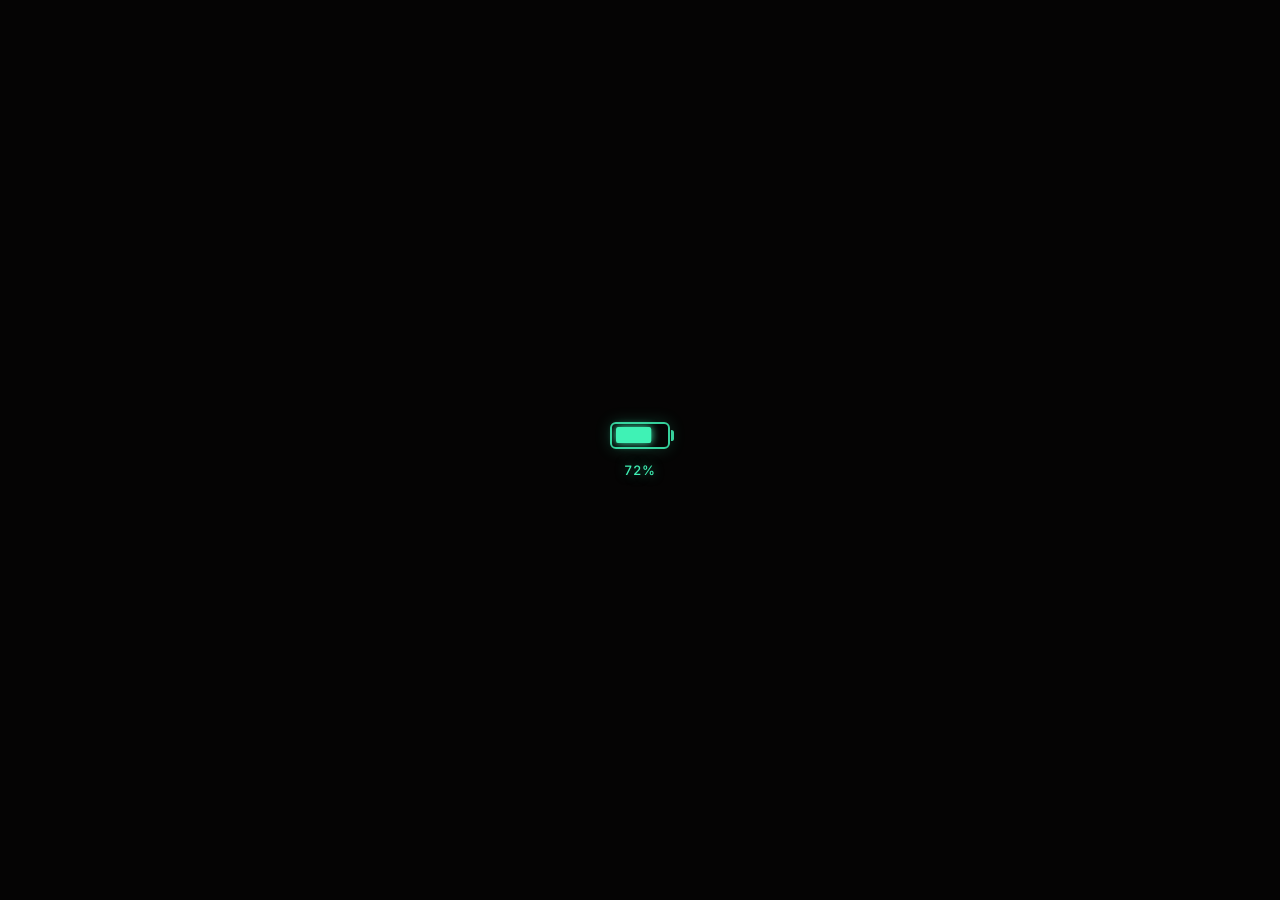
<file: cinema-validation/index.html>
<!DOCTYPE html>
<html lang="en" class="no-js">
  <head>
    <meta charset="UTF-8" />
    <meta name="viewport" content="width=device-width, initial-scale=1" />
    <title>Cinema Seat Preview | Codrops</title>
    <meta name="description" content="Pick a seat in a 3D cinema, fly to it and watch the film from there, with the film lighting the room and 4D effects. Built with three.js and TSL." />
    <meta name="keywords" content="cinema, seat preview, seating plan, 4d cinema, three.js, webgpu, tsl, 3d" />
    <meta name="author" content="Codrops" />
    <link rel="icon" type="image/svg+xml" href="https://tympanus.net/favicon/favicon.svg" />
    <link rel="shortcut icon" href="https://tympanus.net/favicon/favicon.ico" />
    <link rel="preconnect" href="https://fonts.googleapis.com" />
    <link rel="preconnect" href="https://fonts.gstatic.com" crossorigin />
    <link rel="stylesheet" href="https://fonts.googleapis.com/css2?family=Inter:wght@400;500;600&display=swap" />
    <link rel="stylesheet" type="text/css" href="css/base.css" />
    <script>document.documentElement.className = 'js';</script>
    <script type="importmap">
      {
        "imports": {
          "three": "./js/lib/three.webgpu.js",
          "three/webgpu": "./js/lib/three.webgpu.js",
          "three/tsl": "./js/lib/three.tsl.js",
          "three/addons/": "./js/lib/addons/"
        }
      }
    </script>
  </head>
  <body class="loading">
    <div class="loader" role="progressbar" aria-label="Loading the cinema">
      <div class="loader__battery"><span class="loader__level"></span></div>
      <span class="loader__percent">2%</span>
    </div>
    <div class="theater" role="img" aria-label="A 3D cinema. Pick a seat in the room or on the seat map to fly there and see the screen from it."></div>
    <header class="frame">
      <h1 class="frame__title">Cinema Seat Preview</h1>
      <nav class="frame__links">
        <a href="https://tympanus.net/codrops/hub/">All demos</a>
        <a href="https://github.com/codrops/CinemaSeatPreview">GitHub</a>
      </nav>
      <nav class="frame__tags">
        <a href="https://tympanus.net/codrops/hub/tag/3d/">#3d</a>
        <a href="https://tympanus.net/codrops/hub/tag/three-js/">#three.js</a>
        <a href="https://tympanus.net/codrops/hub/tag/webgpu/">#webgpu</a>
        <a href="https://tympanus.net/codrops/hub/tag/tsl/">#tsl</a>
      </nav>
    </header>

    <aside class="panel" aria-label="Seats">
      <div class="panel__card panel__head">
        <div>
          <h2 class="panel__title">Choose your seats</h2>
          <p class="panel__meta">Charge · Tonight 20:30 · Screen 1</p>
        </div>
        <button class="panel__close" type="button" aria-label="Close the seat map">
          <svg viewBox="0 0 24 24" aria-hidden="true"><path d="M6 6l12 12M18 6L6 18" /></svg>
        </button>
      </div>
      <div class="preview">
        <div class="preview__window"></div>
        <p class="preview__empty">Point at a seat to see its view</p>
        <p class="preview__caption" aria-live="polite"></p>
      </div>
      <div class="panel__card panel__map">
        <div class="map"></div>
        <ul class="legend">
          <li class="legend__item legend__item--free">Free</li>
          <li class="legend__item legend__item--taken">Taken</li>
          <li class="legend__item legend__item--yours">Yours</li>
          <li class="legend__item legend__item--best">Best view</li>
        </ul>
      </div>
      <div class="panel__card tickets">
        <h3 class="tickets__title">Your tickets</h3>
        <ul class="tickets__list"></ul>
        <p class="tickets__empty">Sit in a seat and add it to your tickets.</p>
        <div class="tickets__footer">
          <span class="tickets__total"></span>
          <button class="tickets__book" type="button" disabled>Book</button>
        </div>
      </div>
    </aside>

    <div class="seat-label" aria-hidden="true"><span class="seat-label__pill"></span></div>

    <div class="dock">
      <button class="dock__play" type="button" aria-label="Play the film">
        <svg class="dock__icon dock__icon--play" viewBox="0 0 24 24" aria-hidden="true"><path d="M8 5.5v13l10.5-6.5z" /></svg>
        <svg class="dock__icon dock__icon--pause" viewBox="0 0 24 24" aria-hidden="true"><path d="M7 5h3.5v14H7zM13.5 5H17v14h-3.5z" /></svg>
      </button>
      <button class="dock__round dock__stop" type="button" aria-label="Stop the film and bring the lights up" hidden>
        <svg viewBox="0 0 24 24" aria-hidden="true"><rect x="7" y="7" width="10" height="10" rx="1.5" /></svg>
      </button>
      <div class="dock__film">
        <span class="dock__title">Charge</span>
        <span class="dock__meta">Blender Studio · 2022</span>
      </div>
      <span class="dock__divider" aria-hidden="true"></span>
      <span class="dock__status" aria-live="polite">Pick a seat to see its view</span>
      <button class="dock__button dock__add" type="button" hidden>Add</button>
      <button class="dock__button dock__stand" type="button" aria-label="Stand up" hidden>
        <svg class="dock__stand-icon" viewBox="0 0 24 24" aria-hidden="true"><path d="M12 18.5V6M6.5 11.5L12 6l5.5 5.5" /></svg>
        <span class="dock__stand-label">Stand up</span>
      </button>
      <span class="dock__divider" aria-hidden="true"></span>
      <button class="dock__fx" type="button" aria-pressed="true" title="4D effects: fog, smoke, sparks, strobes and seat motion">
        <span class="dock__fx-label">4D</span><span class="dock__fx-dot" aria-hidden="true"></span>
      </button>
      <button class="dock__round dock__sound" type="button" aria-pressed="false" aria-label="Turn the sound off">
        <svg class="dock__glyph dock__glyph--on" viewBox="0 0 24 24" aria-hidden="true"><path d="M4 9.5h3.5L12 5.5v13l-4.5-4H4z" /><path class="stroke" d="M15.5 9a4 4 0 010 6M18 6.5a7.5 7.5 0 010 11" /></svg>
        <svg class="dock__glyph dock__glyph--off" viewBox="0 0 24 24" aria-hidden="true"><path d="M4 9.5h3.5L12 5.5v13l-4.5-4H4z" /><path class="stroke" d="M16 9.5l5 5M21 9.5l-5 5" /></svg>
      </button>
      <button class="dock__round dock__tilt" type="button" aria-pressed="false" aria-label="Tilt your phone to look around" hidden>
        <svg viewBox="0 0 24 24" aria-hidden="true"><rect class="stroke" x="7.5" y="3.5" width="9" height="17" rx="2" /><path class="stroke" d="M3 9.5a9 9 0 000 5M21 9.5a9 9 0 010 5" /></svg>
      </button>
      <button class="dock__round dock__seats" type="button" aria-label="Seat map">
        <svg viewBox="0 0 24 24" aria-hidden="true"><path d="M4 7h3v3H4zM10.5 7h3v3h-3zM17 7h3v3h-3zM4 14h3v3H4zM10.5 14h3v3h-3zM17 14h3v3h-3z" /></svg>
      </button>
    </div>
    <p class="keys" aria-label="Controls"></p>

    <div class="toast" role="status" aria-live="polite"></div>
    <p class="no-3d__message">This demo needs a browser with WebGPU or WebGL 2.</p>
    <div class="fade" aria-hidden="true"></div>
    <video class="film" src="assets/charge.mp4" preload="none" playsinline></video>
    <script src="js/lib/gsap.min.js"></script>
    <script type="module" src="js/app.js"></script>
  </body>
</html>
</file>
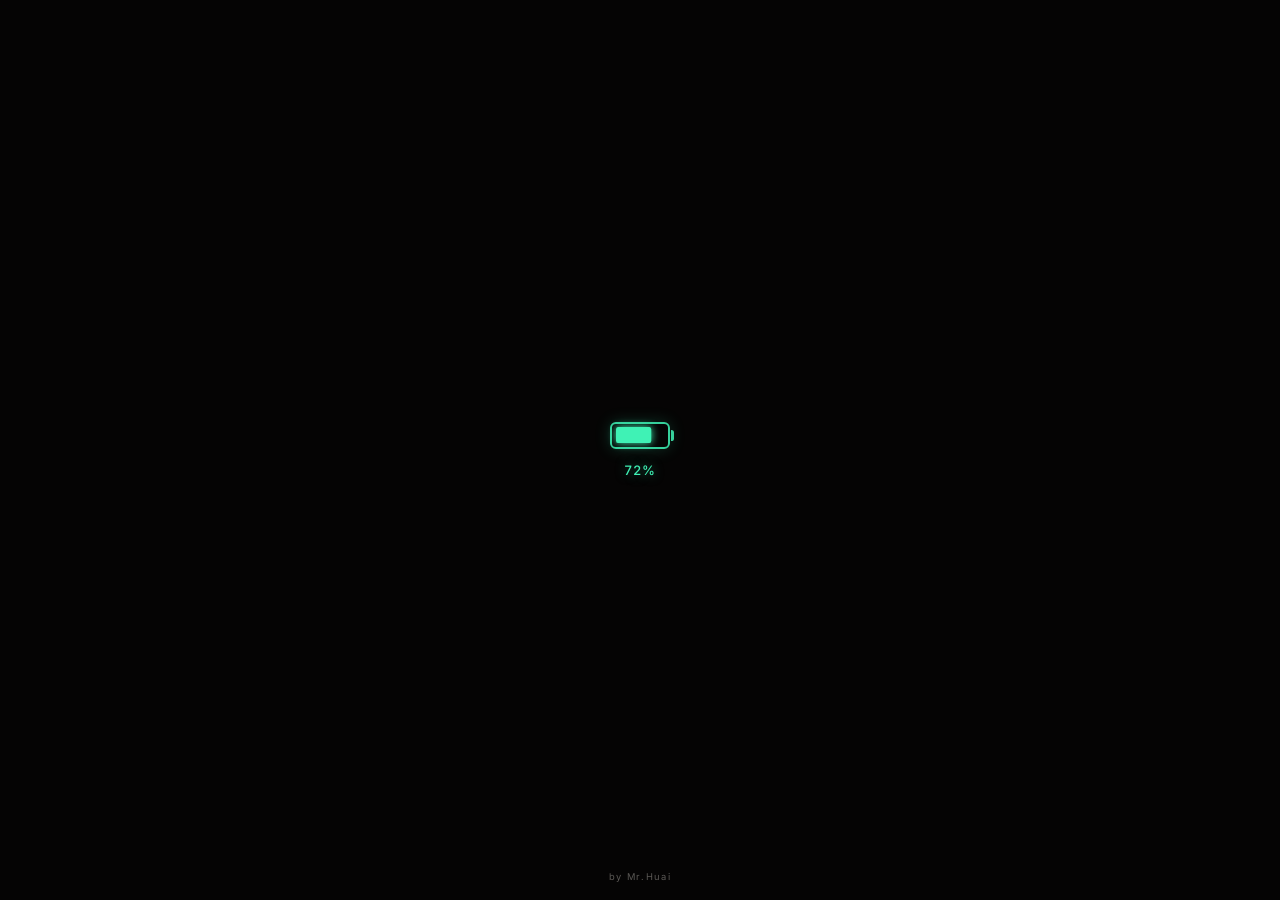
<file: cinema/index.html>
<!DOCTYPE html>
<html lang="zh-CN" class="no-js">
  <head>
    <meta charset="UTF-8" />
    <meta name="viewport" content="width=device-width, initial-scale=1" />
    <title>选座视角 · 影院落座预览</title>
    <meta name="description" content="在三维影厅里挑座位、飞过去坐下，看看从这个座位看银幕是什么样。座位布局按真实影厅整理，银幕播放 NASA 公版影像。" />
    <meta name="author" content="Mr.Huai" />
    <link rel="preconnect" href="https://fonts.googleapis.com" />
    <link rel="preconnect" href="https://fonts.gstatic.com" crossorigin />
    <link rel="stylesheet" href="https://fonts.googleapis.com/css2?family=Inter:wght@400;500;600&display=swap" />
    <link rel="stylesheet" type="text/css" href="css/base.css" />
    <script>document.documentElement.className = 'js';</script>
    <script type="importmap">
      {
        "imports": {
          "three": "./js/lib/three.webgpu.js",
          "three/webgpu": "./js/lib/three.webgpu.js",
          "three/tsl": "./js/lib/three.tsl.js",
          "three/addons/": "./js/lib/addons/"
        }
      }
    </script>
  </head>
  <body class="loading">
    <div class="loader" role="progressbar" aria-label="正在加载影厅">
      <div class="loader__battery"><span class="loader__level"></span></div>
      <span class="loader__percent">2%</span>
      <span class="loader__credit">by Mr.Huai</span>
    </div>
    <div class="theater" role="img" aria-label="三维影厅。点厅里的座位或座位图上的座位，飞过去坐下，看从那儿望向银幕的视角。"></div>
    <header class="frame">
      <h1 class="frame__title">选座视角</h1>
      <label class="hall-picker">
        <span class="hall-picker__label">影厅</span>
        <select id="hall-select" class="hall-picker__select" aria-label="选择影城和影厅"></select>
      </label>
    </header>

    <aside class="panel" aria-label="座位">
      <div class="panel__card panel__head">
        <div>
          <h2 class="panel__title">选择座位</h2>
          <p class="panel__meta"></p>
        </div>
        <button class="panel__close" type="button" aria-label="关闭座位图">
          <svg viewBox="0 0 24 24" aria-hidden="true"><path d="M6 6l12 12M18 6L6 18" /></svg>
        </button>
      </div>
      <div class="panel__card finder">
        <span class="finder__label">直达座位</span>
        <label class="finder__field"><select id="finder-row" aria-label="排"></select><span>排</span></label>
        <label class="finder__field"><select id="finder-seat" aria-label="座"></select><span>座</span></label>
        <button id="finder-go" class="finder__go" type="button">去看看</button>
      </div>
      <div class="preview">
        <div class="preview__window"></div>
        <p class="preview__empty">指着一个座位，先看看它的视角</p>
        <p class="preview__caption" aria-live="polite"></p>
      </div>
      <div class="panel__card panel__map">
        <div class="map"></div>
        <ul class="legend">
          <li class="legend__item legend__item--free">可选</li>
          <li class="legend__item legend__item--taken">已售（示意）</li>
          <li class="legend__item legend__item--yours">已选</li>
          <li class="legend__item legend__item--best">视角参考区</li>
        </ul>
      </div>
      <div class="panel__card tickets">
        <h3 class="tickets__title">已选座位</h3>
        <ul class="tickets__list"></ul>
        <p class="tickets__empty">飞到座位上坐下，再把它加入清单。</p>
        <div class="tickets__footer">
          <span class="tickets__total"></span>
          <button class="tickets__book" type="button" disabled>完成选座</button>
        </div>
      </div>
      <p class="panel__note">
        本页是选座视角模拟，不售票。座位布局据该影厅公开售票页面的座位图整理；银幕尺寸（幕布 23.4 × 13.5 米）为公开资料参考值，排距、升起与第一排距幕为推算值；「已售」分布为示意，实际余票以猫眼等官方渠道为准。「视角参考区」按几何口径划定：银幕水平视角 40°–58°、偏离中轴 ≤11°。银幕影像为 NASA 公版素材（Artemis I 发射实况）。三维引擎基于 Codrops CinemaSeatPreview（MIT）。由 Mr.Huai 制作。
      </p>
    </aside>

    <div class="seat-label" aria-hidden="true"><span class="seat-label__pill"></span></div>

    <div class="dock">
      <button class="dock__play" type="button" aria-label="播放">
        <svg class="dock__icon dock__icon--play" viewBox="0 0 24 24" aria-hidden="true"><path d="M8 5.5v13l10.5-6.5z" /></svg>
        <svg class="dock__icon dock__icon--pause" viewBox="0 0 24 24" aria-hidden="true"><path d="M7 5h3.5v14H7zM13.5 5H17v14h-3.5z" /></svg>
      </button>
      <button class="dock__round dock__stop" type="button" aria-label="停止播放并开灯" hidden>
        <svg viewBox="0 0 24 24" aria-hidden="true"><rect x="7" y="7" width="10" height="10" rx="1.5" /></svg>
      </button>
      <div class="dock__film">
        <span class="dock__title">阿尔忒弥斯一号 · 发射实况</span>
        <span class="dock__meta">NASA 公版影像 · 2022</span>
      </div>
      <span class="dock__divider" aria-hidden="true"></span>
      <span class="dock__status" aria-live="polite">点一个座位，看看从那儿看银幕是什么样</span>
      <button class="dock__button dock__add" type="button" hidden>加入清单</button>
      <button class="dock__button dock__stand" type="button" aria-label="起身" hidden>
        <svg class="dock__stand-icon" viewBox="0 0 24 24" aria-hidden="true"><path d="M12 18.5V6M6.5 11.5L12 6l5.5 5.5" /></svg>
        <span class="dock__stand-label">起身</span>
      </button>
      <span class="dock__divider" aria-hidden="true"></span>
      <button class="dock__round dock__sound" type="button" aria-pressed="false" aria-label="关闭声音">
        <svg class="dock__glyph dock__glyph--on" viewBox="0 0 24 24" aria-hidden="true"><path d="M4 9.5h3.5L12 5.5v13l-4.5-4H4z" /><path class="stroke" d="M15.5 9a4 4 0 010 6M18 6.5a7.5 7.5 0 010 11" /></svg>
        <svg class="dock__glyph dock__glyph--off" viewBox="0 0 24 24" aria-hidden="true"><path d="M4 9.5h3.5L12 5.5v13l-4.5-4H4z" /><path class="stroke" d="M16 9.5l5 5M21 9.5l-5 5" /></svg>
      </button>
      <button class="dock__round dock__tilt" type="button" aria-pressed="false" aria-label="倾斜手机环顾" hidden>
        <svg viewBox="0 0 24 24" aria-hidden="true"><rect class="stroke" x="7.5" y="3.5" width="9" height="17" rx="2" /><path class="stroke" d="M3 9.5a9 9 0 000 5M21 9.5a9 9 0 010 5" /></svg>
      </button>
      <button class="dock__round dock__seats" type="button" aria-label="座位图">
        <svg viewBox="0 0 24 24" aria-hidden="true"><path d="M4 7h3v3H4zM10.5 7h3v3h-3zM17 7h3v3H17zM4 14h3v3H4zM10.5 14h3v3h-3zM17 14h3v3h-3z" /></svg>
      </button>
    </div>
    <p class="keys" aria-label="操作说明"></p>
    <p class="credit" aria-hidden="true">© Mr.Huai · 选座视角模拟</p>

    <div class="toast" role="status" aria-live="polite"></div>
    <p class="no-3d__message">这个页面需要支持 WebGPU 或 WebGL 2 的浏览器。</p>
    <div class="fade" aria-hidden="true"></div>
    <video class="film" src="assets/nasa.mp4" preload="none" playsinline></video>
    <script src="js/lib/gsap.min.js"></script>
    <script type="module" src="js/app.js"></script>
  </body>
</html>
</file>
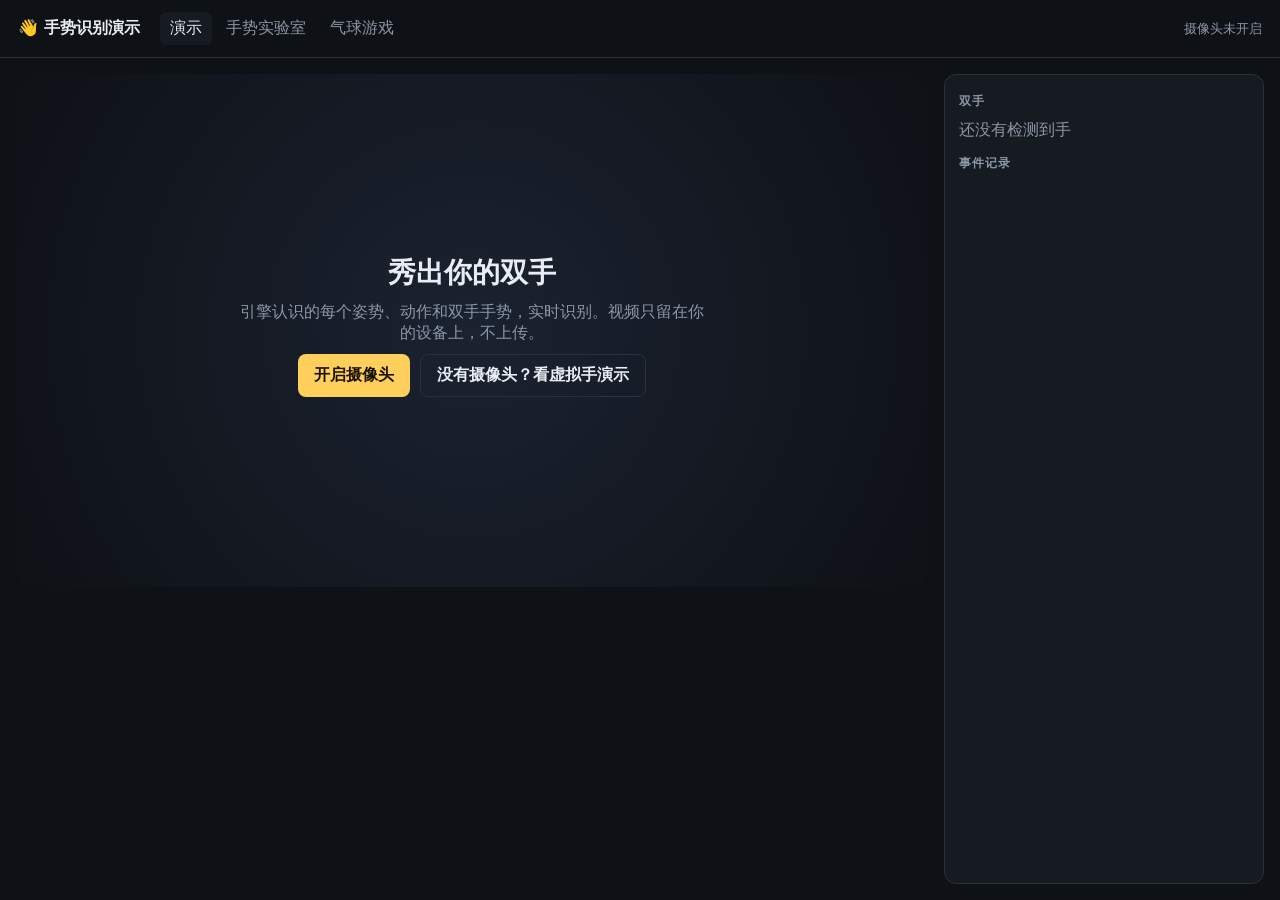
<file: hands/index.html>
<!doctype html>
<html lang="zh-CN">
  <head>
    <meta charset="UTF-8" />
    <meta name="viewport" content="width=device-width, initial-scale=1.0" />
    <title>手势识别 · 演示</title>
    <meta name="description" content="浏览器里用摄像头玩手势：实时姿势、动作和双手手势。" />
    <link rel="icon" href="data:image/svg+xml,%3Csvg xmlns='http://www.w3.org/2000/svg' viewBox='0 0 100 100'%3E%3Ctext y='.9em' font-size='90'%3E%F0%9F%91%8B%3C/text%3E%3C/svg%3E" />
    <script type="module" crossorigin src="./assets/demo-BgJBWVDD.js"></script>
    <link rel="modulepreload" crossorigin href="./assets/kit-CW37YRRp.js">
    <link rel="modulepreload" crossorigin href="./assets/draw-C1LGWSmp.js">
    <link rel="stylesheet" crossorigin href="./assets/demo-CPGJFEQM.css">
  </head>
  <body>
    <header>
      <b>👋 手势识别演示</b>
      <nav><a href="./index.html" class="on">演示</a><a href="./lab.html">手势实验室</a><a href="./pop.html">气球游戏</a></nav>
      <span id="status">摄像头未开启</span>
    </header>
    <main>
      <div class="stage">
        <video id="cam" playsinline muted></video>
        <canvas id="overlay"></canvas>
        <div id="start" class="start">
          <h1>秀出你的双手</h1>
          <p>引擎认识的每个姿势、动作和双手手势，实时识别。视频只留在你的设备上，不上传。</p>
          <div class="row">
            <button id="b-cam">开启摄像头</button>
            <button id="b-synth" class="ghost">没有摄像头？看虚拟手演示</button>
          </div>
          <p id="err" class="err"></p>
        </div>
      </div>
      <aside>
        <h2>双手</h2>
        <div id="hands" class="hands"><p class="dim">还没有检测到手</p></div>
        <h2>事件记录</h2>
        <ol id="log" class="log"></ol>
      </aside>
    </main>
  </body>
</html>
</file>
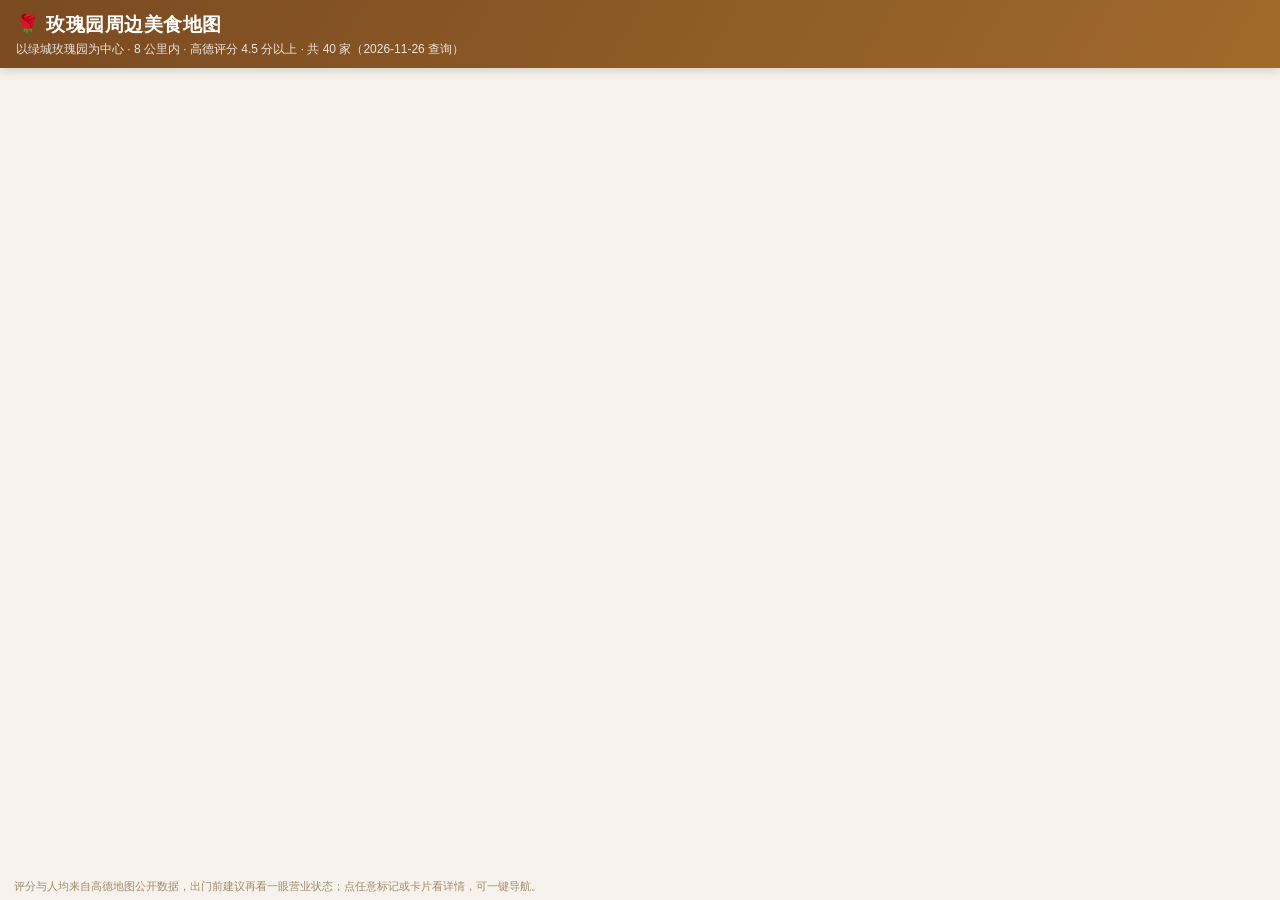
<file: food-map.html>
<!DOCTYPE html>
<html lang="zh-CN">
<head>
<meta charset="utf-8"/>
<meta name="viewport" content="width=device-width, initial-scale=1, maximum-scale=1, user-scalable=no"/>
<title>玫瑰园周边美食地图 · 8公里高分餐厅</title>
<style>
  * { margin:0; padding:0; box-sizing:border-box; -webkit-tap-highlight-color:transparent; }
  html,body { height:100%; font-family:-apple-system,"PingFang SC","Microsoft YaHei",sans-serif; background:#f7f3ec; color:#2b2620; }
  #app { display:flex; flex-direction:column; height:100%; }
  header { padding:12px 16px 10px; background:linear-gradient(120deg,#7a4a21,#a06a2c); color:#fff; box-shadow:0 2px 10px rgba(0,0,0,.18); z-index:10; }
  header h1 { font-size:19px; letter-spacing:.5px; }
  header p { font-size:12px; opacity:.85; margin-top:3px; }
  #chips { display:flex; gap:8px; overflow-x:auto; padding:10px 12px 4px; scrollbar-width:none; }
  #chips::-webkit-scrollbar { display:none; }
  .chip { flex:0 0 auto; border:1px solid #d8c9ae; background:#fff; color:#6b543a; border-radius:999px; padding:6px 13px; font-size:13px; cursor:pointer; }
  .chip.on { background:#a06a2c; border-color:#a06a2c; color:#fff; font-weight:600; }
  #main { flex:1; display:flex; min-height:0; }
  #map { flex:1; min-width:0; }
  #list { width:308px; overflow-y:auto; padding:8px 10px 16px; }
  .card { background:#fff; border-radius:12px; padding:11px 13px; margin-bottom:9px; box-shadow:0 1px 5px rgba(90,64,30,.10); cursor:pointer; border-left:4px solid #ccc; }
  .card:hover { box-shadow:0 3px 12px rgba(90,64,30,.18); }
  .card .nm { font-size:15px; font-weight:600; line-height:1.35; }
  .card .meta { font-size:12px; color:#8a7a63; margin-top:4px; display:flex; gap:8px; flex-wrap:wrap; align-items:center; }
  .rate { color:#e8890c; font-weight:700; }
  .tag { font-size:11px; padding:1px 7px; border-radius:999px; color:#fff; }
  .pin { width:30px; height:30px; border-radius:50% 50% 50% 0; transform:rotate(-45deg); border:2px solid #fff; box-shadow:0 2px 6px rgba(0,0,0,.35); display:flex; align-items:center; justify-content:center; cursor:pointer; }
  .pin span { transform:rotate(45deg); color:#fff; font-size:11px; font-weight:700; }
  .homepin { background:#7a4a21; color:#fff; font-size:12px; font-weight:700; padding:5px 10px; border-radius:999px; border:2px solid #fff; box-shadow:0 2px 8px rgba(0,0,0,.4); white-space:nowrap; }
  .iw { font-size:13px; line-height:1.55; min-width:190px; }
  .iw b { font-size:15px; }
  .iw .r { color:#e8890c; font-weight:700; }
  .iw a { display:inline-block; margin-top:6px; background:#a06a2c; color:#fff; text-decoration:none; padding:5px 14px; border-radius:999px; font-size:12px; }
  footer { padding:6px 14px; font-size:11px; color:#a08b6d; background:#f7f3ec; }
  @media (max-width:760px){
    #main { flex-direction:column; }
    #map { flex:none; height:52%; }
    #list { width:auto; flex:1; }
  }
</style>
<script>window._AMapSecurityConfig = { securityJsCode: '6ecea36dd2a0ac15b36681ae0e2118c9' };</script>
<script src="https://webapi.amap.com/maps?v=2.0&key=1dbbafeed39ca89df5009e4b945fd685"></script>
</head>
<body>
<div id="app">
  <header>
    <h1>🌹 玫瑰园周边美食地图</h1>
    <p>以绿城玫瑰园为中心 · 8 公里内 · 高德评分 4.5 分以上 · 共 40 家（2026-11-26 查询）</p>
  </header>
  <div id="chips"></div>
  <div id="main">
    <div id="map"></div>
    <div id="list"></div>
  </div>
  <footer>评分与人均来自高德地图公开数据，出门前建议再看一眼营业状态；点任意标记或卡片看详情，可一键导航。</footer>
</div>
<script>
var CENTER = {"lng": 115.769383, "lat": 33.810222};
var DATA = [{"name": "民谣記烧烤酒馆亳州海洋馆店", "type": "餐饮服务;中餐厅;中餐厅", "address": "海洋馆1层南楼南边海洋馆内路001号", "tel": [], "distance": 769, "rating": 4.7, "cost": "75", "lng": 115.775587, "lat": 33.805616, "cat": "烧烤烤肉"}, {"name": "多荔烤肉(紫苑路店)", "type": "餐饮服务;中餐厅;中餐厅", "address": "亳州·一品居南门西140米", "tel": "0558-5088369;19045588699", "distance": 1743, "rating": 4.7, "cost": "84", "lng": 115.773122, "lat": 33.82557, "cat": "烧烤烤肉"}, {"name": "源麦甜(亳州学院店)", "type": "餐饮服务;甜品店;甜品店", "address": "玫瑰园小区19号楼商铺101", "tel": "19529681659", "distance": 149, "rating": 4.6, "cost": "40", "lng": 115.768962, "lat": 33.808921, "cat": "西餐咖啡甜品"}, {"name": "宽厚辣妹子鲜鱼蛙火锅", "type": "餐饮服务;中餐厅;火锅店", "address": "谯城区亳州市高新技术产业开发区十字金街拆迁安置小区A区34号楼102号", "tel": "13108900116", "distance": 362, "rating": 4.6, "cost": "81", "lng": 115.772033, "lat": 33.812623, "cat": "火锅"}, {"name": "炭火岁月正宗东北烧烤", "type": "餐饮服务;中餐厅;特色/地方风味餐厅", "address": "亳芍路与仙翁路交叉口东南60米", "tel": "18630824517", "distance": 1024, "rating": 4.6, "cost": "46", "lng": 115.775075, "lat": 33.802325, "cat": "烧烤烤肉"}, {"name": "小五花烤肉南湖店(融创南湖大观店)", "type": "餐饮服务;中餐厅;特色/地方风味餐厅", "address": "融创南湖大观S7商业街210铺", "tel": "17733331551", "distance": 1222, "rating": 4.6, "cost": "123", "lng": 115.782395, "lat": 33.812147, "cat": "烧烤烤肉"}, {"name": "赵美丽重庆火锅(南湖融创店)", "type": "餐饮服务;餐饮相关场所;餐饮相关", "address": "嵇康路与亳菊路交叉口东100米", "tel": "13966856780", "distance": 1223, "rating": 4.6, "cost": "59", "lng": 115.782509, "lat": 33.811554, "cat": "火锅"}, {"name": "一棵葱社区火锅(南湖大观店)", "type": "餐饮服务;中餐厅;火锅店", "address": "融创南湖大观Y10-118号铺", "tel": [], "distance": 1229, "rating": 4.6, "cost": "", "lng": 115.782599, "lat": 33.811431, "cat": "火锅"}, {"name": "建国烤羊排(汇金广场店)", "type": "餐饮服务;餐饮相关场所;餐饮相关", "address": "希夷大道1104号", "tel": "18056737799", "distance": 1541, "rating": 4.6, "cost": "66", "lng": 115.779208, "lat": 33.821404, "cat": "烧烤烤肉"}, {"name": "亳府大院(亳州店)", "type": "餐饮服务;中餐厅;中餐厅", "address": "国购名城北1门西210米", "tel": [], "distance": 1655, "rating": 4.6, "cost": "63", "lng": 115.779227, "lat": 33.822648, "cat": "中餐酒楼"}, {"name": "蘑羯座火锅(亳州一品居店)", "type": "餐饮服务;中餐厅;火锅店", "address": "紫苑路827号", "tel": "18156735977", "distance": 1745, "rating": 4.6, "cost": "73", "lng": 115.772906, "lat": 33.825623, "cat": "火锅"}, {"name": "媒婆自助串串香", "type": "餐饮服务;中餐厅;中餐厅", "address": "香蒲路与神农大道交叉口东北角时代天域西门向南30米", "tel": "13135471381", "distance": 2998, "rating": 4.6, "cost": "58", "lng": 115.801509, "lat": 33.813833, "cat": "自助"}, {"name": "CICI西餐甜品蛋糕咖啡", "type": "餐饮服务;咖啡厅;咖啡厅", "address": "碧桂园城市之光北门旁", "tel": "15555299229", "distance": 3086, "rating": 4.6, "cost": "105", "lng": 115.79351, "lat": 33.829379, "cat": "西餐咖啡甜品"}, {"name": "京禧·涮肉", "type": "餐饮服务;中餐厅;火锅店", "address": "绿城玫瑰园繁华里商业街47栋3楼305铺", "tel": "17656806666;19156777878", "distance": 252, "rating": 4.5, "cost": "69", "lng": 115.768368, "lat": 33.80812, "cat": "火锅"}, {"name": "麦上花开(玫瑰园店)", "type": "餐饮服务;糕饼店;糕饼店", "address": "玫瑰园繁华里金街132铺(亳州学院北门对过)", "tel": "19165956295", "distance": 267, "rating": 4.5, "cost": "26", "lng": 115.768648, "lat": 33.807894, "cat": "西餐咖啡甜品"}, {"name": "阿飞哥螺蛳粉(亳州学院店)", "type": "餐饮服务;中餐厅;中餐厅", "address": "建投水木清华南门东130米", "tel": [], "distance": 289, "rating": 4.5, "cost": "16", "lng": 115.768486, "lat": 33.807728, "cat": "小吃粉面"}, {"name": "金街饭菜席", "type": "餐饮服务;中餐厅;中餐厅", "address": "芍花园东区东门东南60米", "tel": [], "distance": 349, "rating": 4.5, "cost": "24", "lng": 115.772088, "lat": 33.812412, "cat": "中餐酒楼"}, {"name": "梁家酒楼(芍花园店)", "type": "餐饮服务;中餐厅;综合酒楼", "address": "建投·芍花园A区西门旁", "tel": "13195671617", "distance": 356, "rating": 4.5, "cost": "22", "lng": 115.769091, "lat": 33.813418, "cat": "中餐酒楼"}, {"name": "好面来·大厨现炒餐厅(十字金街店)", "type": "餐饮服务;中餐厅;中餐厅", "address": "十字金街A区一期34号楼104号", "tel": [], "distance": 356, "rating": 4.5, "cost": "17", "lng": 115.772074, "lat": 33.812517, "cat": "小吃粉面"}, {"name": "蓉妈火锅(十字金街店)", "type": "餐饮服务;餐饮相关场所;餐饮相关", "address": "龙凤路十字金街10幢106号门面房", "tel": "18905676908", "distance": 437, "rating": 4.5, "cost": "28", "lng": 115.770214, "lat": 33.814092, "cat": "火锅"}, {"name": "红红火火酒楼(十字金街店)", "type": "餐饮服务;餐饮相关场所;餐饮相关", "address": "十字金街(芍花园46栋106号)", "tel": "18656781898;19956747999", "distance": 471, "rating": 4.5, "cost": "37", "lng": 115.771507, "lat": 33.814073, "cat": "中餐酒楼"}, {"name": "东北烧烤", "type": "餐饮服务;中餐厅;特色/地方风味餐厅", "address": "亳州海洋馆内(西侧)", "tel": "19055360917", "distance": 683, "rating": 4.5, "cost": "22", "lng": 115.774761, "lat": 33.806012, "cat": "烧烤烤肉"}, {"name": "巴庄重庆火锅(亳州店)", "type": "餐饮服务;餐饮相关场所;餐饮相关", "address": "高新技术产业开发观澜天下s-1号楼113-2号铺", "tel": "0558-5317159", "distance": 736, "rating": 4.5, "cost": "79", "lng": 115.772918, "lat": 33.816146, "cat": "火锅"}, {"name": "南门口大盘鸡(宝龙广场店)", "type": "餐饮服务;中餐厅;安徽菜(徽菜)", "address": "宝龙广场北门东90米", "tel": "18305678181", "distance": 768, "rating": 4.5, "cost": "41", "lng": 115.776341, "lat": 33.813987, "cat": "徽菜"}, {"name": "宴阳楼海鲜面", "type": "餐饮服务;中餐厅;安徽菜(徽菜)", "address": "三巽公园墅北门30米", "tel": "18056789619", "distance": 797, "rating": 4.5, "cost": "12", "lng": 115.775227, "lat": 33.804956, "cat": "海鲜"}, {"name": "徐鲜记龙虾果碳烧烤(南湖店)", "type": "餐饮服务;中餐厅;中餐厅", "address": "希夷大道南湖荟13号(西门南50米)", "tel": "0558-8559855", "distance": 1024, "rating": 4.5, "cost": "84", "lng": 115.779079, "lat": 33.81468, "cat": "烧烤烤肉"}, {"name": "农大超越火锅鸡", "type": "餐饮服务;餐饮相关场所;餐饮相关", "address": "世纪花园北门30栋108商铺", "tel": [], "distance": 1034, "rating": 4.5, "cost": "27", "lng": 115.762905, "lat": 33.802652, "cat": "火锅"}, {"name": "韩宫亭烤肉(融创店三店)", "type": "餐饮服务;餐饮相关场所;餐饮相关", "address": "融创南湖大观西门南250米", "tel": "0558-5087896", "distance": 1234, "rating": 4.5, "cost": "62", "lng": 115.782664, "lat": 33.811298, "cat": "烧烤烤肉"}, {"name": "余日咖啡总店(融创南湖店)", "type": "餐饮服务;咖啡厅;咖啡厅", "address": "融创南湖大观S7商业街209铺", "tel": "19356652521", "distance": 1240, "rating": 4.5, "cost": "31", "lng": 115.782569, "lat": 33.812254, "cat": "西餐咖啡甜品"}, {"name": "刘漂亮老火锅(融创店)", "type": "餐饮服务;中餐厅;火锅店", "address": "嵇康路融创南湖天地s7-125-126-127", "tel": "13865899982", "distance": 1241, "rating": 4.5, "cost": "53", "lng": 115.78256, "lat": 33.812358, "cat": "火锅"}, {"name": "去野烧烤(融创南湖天地店)", "type": "餐饮服务;餐饮相关场所;餐饮相关", "address": "融创南湖天地(融创南湖大观店)", "tel": "19316160531", "distance": 1241, "rating": 4.5, "cost": "25", "lng": 115.782598, "lat": 33.812163, "cat": "烧烤烤肉"}, {"name": "山中无老虎·鱼蛙火锅(亳州高新店)", "type": "餐饮服务;中餐厅;火锅店", "address": "鲁班紫荆花园104-105号", "tel": "18956853888", "distance": 1477, "rating": 4.5, "cost": "48", "lng": 115.778046, "lat": 33.821373, "cat": "火锅"}, {"name": "晨夕MornNite", "type": "餐饮服务;外国餐厅;西餐厅(综合风味)", "address": "国购名城北1门西260米", "tel": "18133368568", "distance": 1601, "rating": 4.5, "cost": "", "lng": 115.778763, "lat": 33.822317, "cat": "西餐咖啡甜品"}, {"name": "今宵三胖地锅鸡总店", "type": "餐饮服务;中餐厅;中餐厅", "address": "嵇康路东建投菊花园106-107-108-109-110号", "tel": "0558-8899006", "distance": 1867, "rating": 4.5, "cost": "34", "lng": 115.783185, "lat": 33.822466, "cat": "中餐酒楼"}, {"name": "亳韵楼大饭店", "type": "餐饮服务;中餐厅;安徽菜(徽菜)", "address": "春雨汽车城4号楼", "tel": "0558-8855855", "distance": 2327, "rating": 4.5, "cost": "59", "lng": 115.752301, "lat": 33.825581, "cat": "徽菜"}, {"name": "海蓝湾佰选海鲜自助餐厅(亳州店)", "type": "餐饮服务;中餐厅;海鲜酒楼", "address": "建安文化广场临街2层(5号楼西入口)", "tel": "0558-8899199;19356702160", "distance": 3275, "rating": 4.5, "cost": "93", "lng": 115.775325, "lat": 33.839225, "cat": "自助"}, {"name": "炙禾寿喜烧自助火锅(亳州汉京紫庭店)", "type": "餐饮服务;中餐厅;中餐厅", "address": "药都大道汉京紫庭北门1-1111", "tel": "17556916678", "distance": 3403, "rating": 4.5, "cost": "118", "lng": 115.781791, "lat": 33.839007, "cat": "火锅"}, {"name": "阿亲家·韩式无限烤肉(亳州店)", "type": "餐饮服务;餐饮相关场所;餐饮相关", "address": "光明东路111-113", "tel": "18156733443", "distance": 5381, "rating": 4.5, "cost": "59", "lng": 115.789303, "lat": 33.855643, "cat": "烧烤烤肉"}, {"name": "流浪泡泡·破破烂烂烤肉店(亳州金桥店)", "type": "餐饮服务;中餐厅;中餐厅", "address": "光明路97金桥大厦F3层", "tel": "19016236363", "distance": 5413, "rating": 4.5, "cost": "69", "lng": 115.788569, "lat": 33.856168, "cat": "烧烤烤肉"}, {"name": "大漂亮自助美蛙火锅", "type": "餐饮服务;中餐厅;火锅店", "address": "光明路122号", "tel": "13156786818", "distance": 5430, "rating": 4.5, "cost": "72", "lng": 115.791102, "lat": 33.855548, "cat": "火锅"}];
var COLORS = {'火锅':'#d93a2b','烧烤烤肉':'#e07b1f','中餐酒楼':'#b98a1d','徽菜':'#5d8a3c','西餐咖啡甜品':'#b0587e','小吃粉面':'#7a5fb0','自助':'#1f7a8c','海鲜':'#2b6cb0'};
var map = new AMap.Map('map', { zoom: 12.2, center: [CENTER.lng, CENTER.lat], mapStyle: 'amap://styles/whitesmoke' });
AMap.plugin('AMap.Scale', function(){ map.addControl(new AMap.Scale()); });
new AMap.Circle({ center:[CENTER.lng,CENTER.lat], radius:8000, strokeColor:'#a06a2c', strokeWeight:1.5, strokeStyle:'dashed', fillColor:'#a06a2c', fillOpacity:0.045 }).setMap(map);
var home = new AMap.Marker({ position:[CENTER.lng,CENTER.lat], content:'<div class="homepin">🌹 绿城玫瑰园</div>', offset:new AMap.Pixel(-46,-16), zIndex:200 });
home.setMap(map);
var info = new AMap.InfoWindow({ offset: new AMap.Pixel(0,-34) });
function distText(m){ return m < 1000 ? m + ' 米' : (m/1000).toFixed(1) + ' 公里'; }
function openInfo(r, marker){
  var nav = 'https://uri.amap.com/navigation?to=' + r.lng + ',' + r.lat + ',' + encodeURIComponent(r.name) + '&mode=car&coordinate=gaode&callnative=1';
  info.setContent('<div class="iw"><b>' + r.name + '</b><br><span class="r">★ ' + r.rating.toFixed(1) + '</span> · ' + r.cat +
    (r.cost ? ' · 人均 ¥' + r.cost : '') + ' · 距玫瑰园 ' + distText(r.distance) + '<br>' + (r.address || '') +
    (r.tel ? '<br>电话：' + r.tel : '') + '<br><a href="' + nav + '" target="_blank">导航去这里</a></div>');
  info.open(map, marker.getPosition());
}
var markers = [];
DATA.forEach(function(r, i){
  var c = COLORS[r.cat] || '#888';
  var mk = new AMap.Marker({ position:[r.lng, r.lat], title:r.name,
    content:'<div class="pin" style="background:' + c + '"><span>' + r.rating.toFixed(1) + '</span></div>',
    offset:new AMap.Pixel(-15,-28), zIndex:100 });
  mk.on('click', function(){ openInfo(r, mk); });
  mk._cat = r.cat; mk._r = r; mk.setMap(map); markers.push(mk);
});
var cats = ['全部'].concat(Object.keys(COLORS).filter(function(c){ return DATA.some(function(r){ return r.cat===c; }); }));
var chipsEl = document.getElementById('chips'), listEl = document.getElementById('list');
function render(cat){
  markers.forEach(function(mk){ mk.setMap((cat==='全部' || mk._cat===cat) ? map : null); });
  listEl.innerHTML = '';
  DATA.filter(function(r){ return cat==='全部' || r.cat===cat; }).forEach(function(r, i){
    var c = COLORS[r.cat] || '#888';
    var div = document.createElement('div'); div.className = 'card'; div.style.borderLeftColor = c;
    div.innerHTML = '<div class="nm">' + r.name + '</div><div class="meta"><span class="rate">★ ' + r.rating.toFixed(1) + '</span>' +
      '<span class="tag" style="background:' + c + '">' + r.cat + '</span>' +
      (r.cost ? '<span>人均 ¥' + r.cost + '</span>' : '') + '<span>' + distText(r.distance) + '</span></div>';
    div.onclick = function(){
      var mk = markers.filter(function(m){ return m._r === r; })[0];
      map.setZoomAndCenter(14.5, [r.lng, r.lat]); openInfo(r, mk);
    };
    listEl.appendChild(div);
  });
  if (!listEl.children.length) listEl.innerHTML = '<div style="padding:14px;color:#8a7a63;font-size:13px;">这一类暂时没有 4.5 分以上的。</div>';
}
cats.forEach(function(c, i){
  var b = document.createElement('button'); b.className = 'chip' + (i===0 ? ' on' : ''); b.textContent = c;
  b.onclick = function(){ document.querySelectorAll('.chip').forEach(function(x){ x.classList.remove('on'); }); b.classList.add('on'); render(c); };
  chipsEl.appendChild(b);
});
render('全部');
</script>
</body>
</html>
</file>
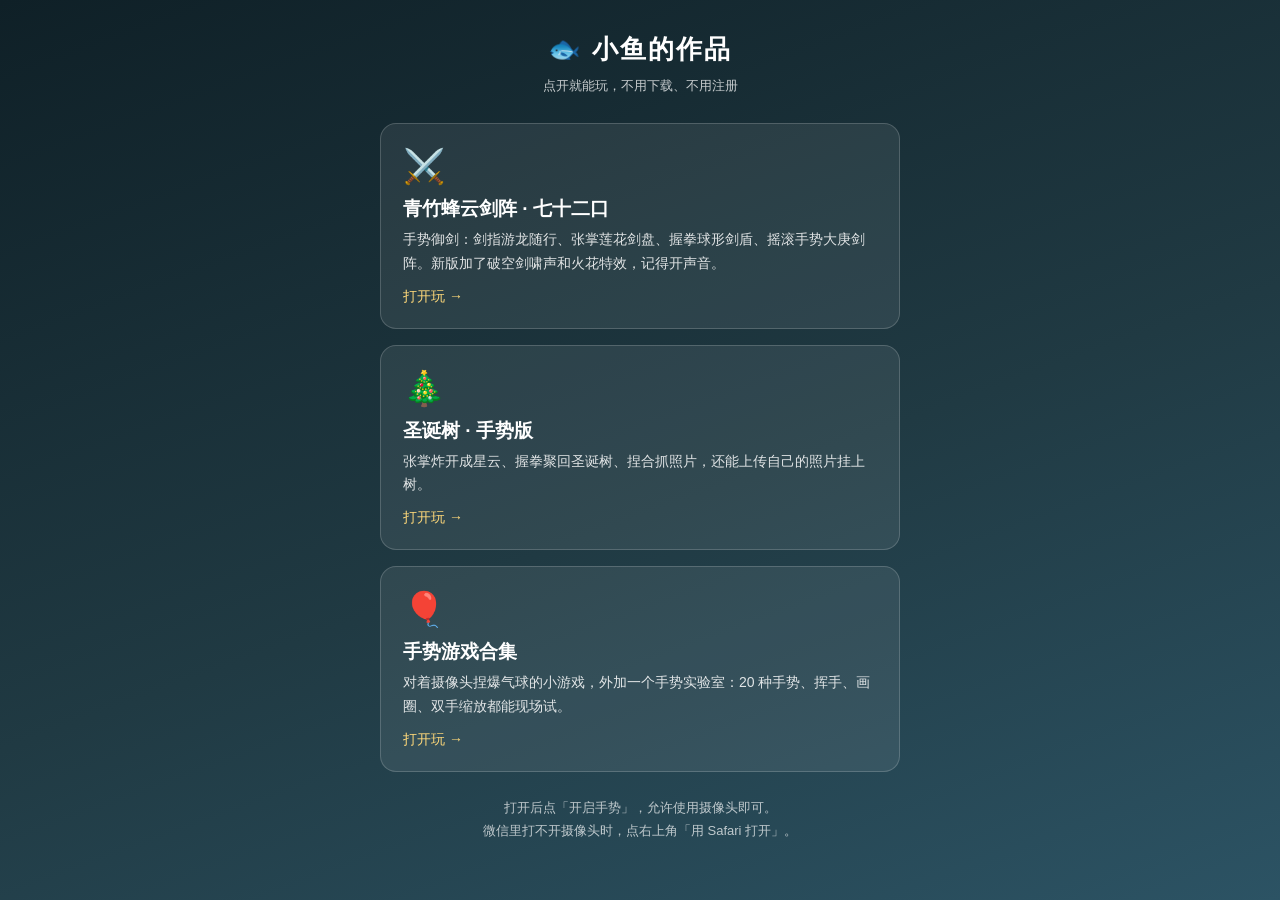
<file: works.html>
<!DOCTYPE html>
<html lang="zh-CN">
<head>
<meta charset="UTF-8">
<meta name="viewport" content="width=device-width, initial-scale=1.0, maximum-scale=1.0, user-scalable=no">
<title>小鱼的作品</title>
<style>
  * { margin: 0; padding: 0; box-sizing: border-box; }
  body {
    font-family: -apple-system, "PingFang SC", "Microsoft YaHei", sans-serif;
    background: linear-gradient(160deg, #0f2027, #203a43 55%, #2c5364);
    min-height: 100vh; color: #fff; padding: 32px 20px 40px;
  }
  h1 { font-size: 26px; text-align: center; letter-spacing: 2px; }
  .sub { text-align: center; opacity: .75; font-size: 13px; margin: 10px 0 28px; }
  .card {
    display: block; text-decoration: none; color: #fff;
    background: rgba(255,255,255,.08); border: 1px solid rgba(255,255,255,.18);
    border-radius: 16px; padding: 22px; margin: 0 auto 16px; max-width: 520px;
  }
  .card .emoji { font-size: 34px; }
  .card h2 { font-size: 19px; margin: 10px 0 6px; }
  .card p { font-size: 14px; line-height: 1.7; opacity: .85; }
  .card .go { display: inline-block; margin-top: 12px; font-size: 14px; color: #ffd97a; }
  .tip { max-width: 520px; margin: 24px auto 0; font-size: 13px; line-height: 1.8; opacity: .7; text-align: center; }
</style>
</head>
<body>
  <h1>🐟 小鱼的作品</h1>
  <p class="sub">点开就能玩，不用下载、不用注册</p>

  <a class="card" href="./">
    <div class="emoji">⚔️</div>
    <h2>青竹蜂云剑阵 · 七十二口</h2>
    <p>手势御剑：剑指游龙随行、张掌莲花剑盘、握拳球形剑盾、摇滚手势大庚剑阵。新版加了破空剑啸声和火花特效，记得开声音。</p>
    <span class="go">打开玩 →</span>
  </a>

  <a class="card" href="./christmas-tree.html">
    <div class="emoji">🎄</div>
    <h2>圣诞树 · 手势版</h2>
    <p>张掌炸开成星云、握拳聚回圣诞树、捏合抓照片，还能上传自己的照片挂上树。</p>
    <span class="go">打开玩 →</span>
  </a>

  <a class="card" href="./hands/">
    <div class="emoji">🎈</div>
    <h2>手势游戏合集</h2>
    <p>对着摄像头捏爆气球的小游戏，外加一个手势实验室：20 种手势、挥手、画圈、双手缩放都能现场试。</p>
    <span class="go">打开玩 →</span>
  </a>

  <p class="tip">打开后点「开启手势」，允许使用摄像头即可。<br>微信里打不开摄像头时，点右上角「用 Safari 打开」。</p>
</body>
</html>
</file>
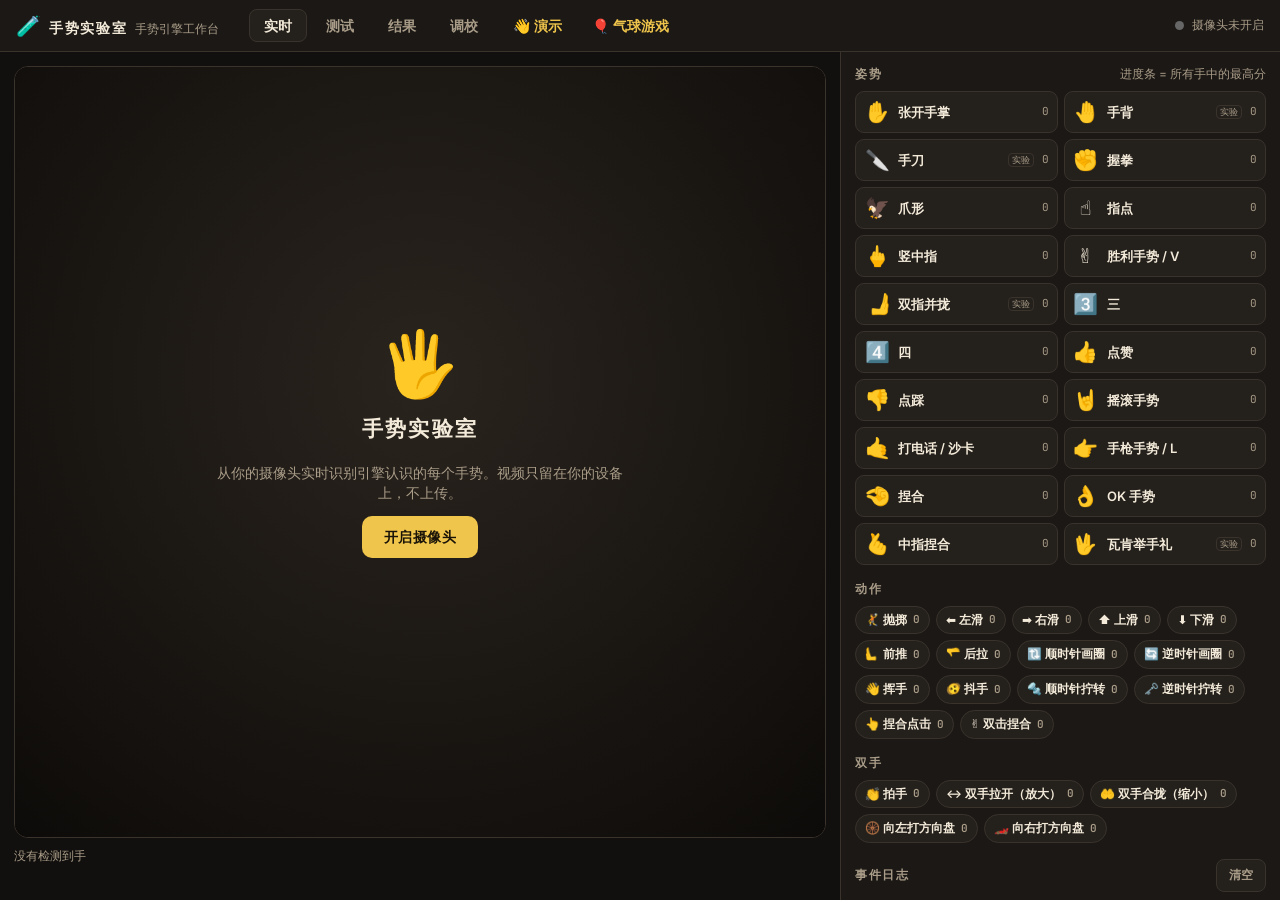
<file: hands/lab.html>
<!doctype html>
<html lang="zh-CN">
  <head>
    <meta charset="UTF-8" />
    <meta name="viewport" content="width=device-width, initial-scale=1.0" />
    <title>手势实验室</title>
    <meta name="description" content="试玩、测试和调校摄像头手势识别。" />
    <link rel="icon" href="data:image/svg+xml,%3Csvg xmlns='http://www.w3.org/2000/svg' viewBox='0 0 100 100'%3E%3Ctext y='.9em' font-size='90'%3E%F0%9F%A7%AA%3C/text%3E%3C/svg%3E" />
    <link rel="preconnect" href="https://fonts.googleapis.com" />
    <link rel="preconnect" href="https://fonts.gstatic.com" crossorigin />
    <link href="https://fonts.googleapis.com/css2?family=Inter:wght@400;600;800&family=JetBrains+Mono:wght@400;700&display=swap" rel="stylesheet" />
    <script type="module" crossorigin src="./assets/lab-Bw5UnKnq.js"></script>
    <link rel="modulepreload" crossorigin href="./assets/kit-CW37YRRp.js">
    <link rel="stylesheet" crossorigin href="./assets/lab-Di3x9dOj.css">
  </head>
  <body>
    <header class="top">
      <div class="brand"><span class="logo">🧪</span><b>手势实验室</b><span class="sub">手势引擎工作台</span></div>
      <nav class="tabs">
        <button data-tab="live" class="on">实时</button>
        <button data-tab="test">测试</button>
        <button data-tab="results">结果</button>
        <button data-tab="tune">调校</button>
        <a class="sbl" href="./index.html">👋 演示</a>
        <a class="sbl" href="./pop.html">🎈 气球游戏</a>
      </nav>
      <div class="status"><span id="st-dot" class="dot"></span><span id="st-text">摄像头未开启</span></div>
    </header>
    <main>
      <section class="stage">
        <div class="cam">
          <video id="cam" playsinline muted autoplay></video>
          <canvas id="overlay"></canvas>
          <div id="flash" class="flash"></div>
          <div id="prompt" class="prompt hidden"></div>
          <div id="start" class="start">
            <div class="big">🖐️</div>
            <h1>手势实验室</h1>
            <p>从你的摄像头实时识别引擎认识的每个手势。视频只留在你的设备上，不上传。</p>
            <button id="b-start" class="primary">开启摄像头</button>
            <p id="start-err" class="err"></p>
          </div>
        </div>
        <div class="readout" id="readout"></div>
      </section>
      <aside class="panel">
        <div id="tab-live" class="tab on"></div>
        <div id="tab-test" class="tab"></div>
        <div id="tab-results" class="tab"></div>
        <div id="tab-tune" class="tab"></div>
      </aside>
    </main>
  </body>
</html>
</file>
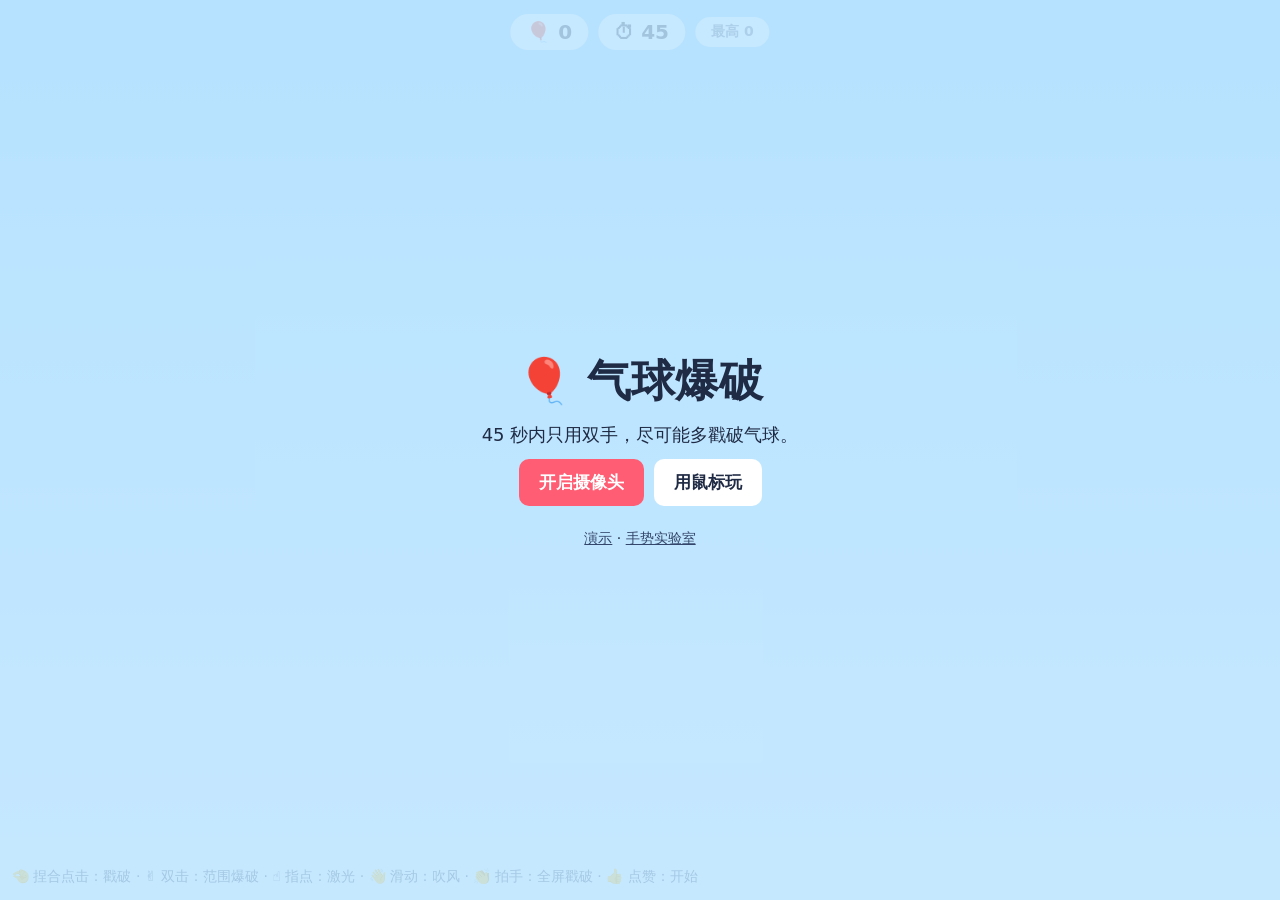
<file: hands/pop.html>
<!doctype html>
<html lang="zh-CN">
  <head>
    <meta charset="UTF-8" />
    <meta name="viewport" content="width=device-width, initial-scale=1.0" />
    <title>气球爆破 · 手势游戏</title>
    <meta name="description" content="用摄像头手势控制的小游戏。" />
    <link rel="icon" href="data:image/svg+xml,%3Csvg xmlns='http://www.w3.org/2000/svg' viewBox='0 0 100 100'%3E%3Ctext y='.9em' font-size='90'%3E%F0%9F%8E%88%3C/text%3E%3C/svg%3E" />
    <script type="module" crossorigin src="./assets/pop-BRMBXXGu.js"></script>
    <link rel="modulepreload" crossorigin href="./assets/kit-CW37YRRp.js">
    <link rel="modulepreload" crossorigin href="./assets/draw-C1LGWSmp.js">
    <link rel="stylesheet" crossorigin href="./assets/pop-CL07jxEN.css">
  </head>
  <body>
    <canvas id="game"></canvas>
    <video id="cam" playsinline muted></video>
    <div class="hud">
      <span id="score">0</span>
      <span id="time">45</span>
      <span id="best">最高 0</span>
    </div>
    <div class="hints">🤏 捏合点击：戳破 · ✌️ 双击：范围爆破 · ☝️ 指点：激光 · 👋 滑动：吹风 · 👏 拍手：全屏戳破 · 👍 点赞：开始</div>
    <div id="overlay" class="overlay">
      <h1>🎈 气球爆破</h1>
      <p id="msg">45 秒内只用双手，尽可能多戳破气球。</p>
      <div class="row">
        <button id="b-cam">开启摄像头</button>
        <button id="b-mouse" class="ghost">用鼠标玩</button>
      </div>
      <p id="err" class="err"></p>
      <p class="small"><a href="./index.html">演示</a> · <a href="./lab.html">手势实验室</a></p>
    </div>
  </body>
</html>
</file>
<file: cinema-validation/css/base.css>
*,
*::after,
*::before {
  box-sizing: border-box;
}

:root {
  font-size: 13px;
  --color-text: #f3ede6;
  --color-text-dim: rgba(243, 237, 230, 0.58);
  --color-text-faint: rgba(243, 237, 230, 0.36);
  --color-bg: #050404;
  --color-link: #f3ede6;
  --color-link-hover: #f6a84c;
  --color-amber: #f6a84c;
  --color-amber-ink: #1a1209;
  --glass: rgba(20, 17, 16, 0.6);
  --glass-strong: rgba(14, 12, 11, 0.86);
  --glass-border: rgba(255, 240, 225, 0.09);
  --blur: blur(18px) saturate(140%);
  --page-padding: 1.5rem;
  --radius: 16px;
}

body {
  margin: 0;
  color: var(--color-text);
  background-color: var(--color-bg);
  font-family: 'Inter', system-ui, -apple-system, 'Segoe UI', Roboto, sans-serif;
  font-feature-settings: 'tnum' 1;
  -webkit-font-smoothing: antialiased;
  -moz-osx-font-smoothing: grayscale;
  overflow: hidden;
}

[hidden] {
  display: none !important;
}

button {
  font: inherit;
  color: inherit;
  border: 0;
  background: none;
  cursor: pointer;
}

button:disabled {
  cursor: default;
}

/* Loading: the battery from the film's first shot, charging */
.loader {
  position: fixed;
  inset: 0;
  z-index: 10000;
  display: grid;
  place-content: center;
  justify-items: center;
  gap: 1rem;
  background: var(--color-bg);
  transition: opacity 0.9s, visibility 0s 0.9s;
}

.no-js .loader,
body:not(.loading) .loader {
  opacity: 0;
  visibility: hidden;
  pointer-events: none;
}

.loader__battery {
  --charge: #3ff2b5;
  position: relative;
  width: 4.6rem;
  height: 2.1rem;
  padding: 0.28rem;
  border: 2px solid rgba(63, 242, 181, 0.85);
  border-radius: 0.45rem;
  box-shadow: 0 0 1.2rem rgba(63, 242, 181, 0.18);
}

.loader__battery::after {
  content: '';
  position: absolute;
  top: 50%;
  right: -0.5rem;
  width: 0.3rem;
  height: 0.8rem;
  margin-top: -0.4rem;
  border-radius: 0 0.2rem 0.2rem 0;
  background: rgba(63, 242, 181, 0.85);
}

.loader__level {
  display: block;
  height: 100%;
  border-radius: 0.2rem;
  background: var(--charge);
  box-shadow: 0 0 0.8rem var(--charge);
  transform: scaleX(0.02);
  transform-origin: 0 50%;
}

.loader__percent {
  color: #3ff2b5;
  font-size: 1rem;
  font-weight: 500;
  letter-spacing: 0.08em;
  text-shadow: 0 0 0.8rem rgba(63, 242, 181, 0.5);
}

@media (prefers-reduced-motion: no-preference) {
  .loader__level {
    animation: lowBattery 1.4s ease-in-out infinite;
  }
}

@keyframes lowBattery {
  50% {
    opacity: 0.45;
  }
}

a {
  text-decoration: none;
  color: var(--color-link);
  outline: none;
  cursor: pointer;
}

a:hover {
  color: var(--color-link-hover);
}

:focus-visible {
  outline: 2px solid var(--color-amber);
  outline-offset: 3px;
}

/* The 3D cinema, full screen */
.theater {
  position: fixed;
  inset: 0;
  cursor: grab;
  touch-action: none;
}

.theater canvas {
  display: block;
}

.theater.is-over-seat {
  cursor: pointer;
}

.theater.is-dragging {
  cursor: grabbing;
}

/* Frame */
.frame {
  position: fixed;
  inset: 0;
  z-index: 1000;
  padding: var(--page-padding);
  display: grid;
  gap: 1rem 2rem;
  pointer-events: none;
  align-content: space-between;
  justify-items: start;
  grid-template-columns: auto auto 1fr;
  grid-template-areas:
    'title links .'
    'tags tags sponsor';
}

.frame a {
  pointer-events: auto;
}

.frame__title {
  grid-area: title;
  font-size: inherit;
  font-weight: 600;
  margin: 0;
}

.frame__links,
.frame__tags {
  display: flex;
  flex-wrap: wrap;
  gap: 1rem;
}

.frame__links {
  grid-area: links;
}

.frame__tags {
  grid-area: tags;
  align-self: end;
}

.frame__tags a {
  color: var(--color-text-dim);
}

/* The sponsor slot, filled on the live site */
#cdawrap {
  grid-area: sponsor;
  justify-self: end;
  align-self: end;
  text-align: right;
  max-width: 300px;
  pointer-events: auto;
}

/* The seat panel: preview, map, tickets */
.panel {
  position: fixed;
  z-index: 1100;
  top: var(--page-padding);
  right: var(--page-padding);
  width: 24rem;
  display: grid;
  gap: 0.5rem;
}

.panel__card {
  background: var(--glass);
  border: 1px solid var(--glass-border);
  border-radius: var(--radius);
  -webkit-backdrop-filter: var(--blur);
  backdrop-filter: var(--blur);
  padding: 0.9rem 1rem;
}

.panel__head {
  display: flex;
  align-items: center;
  justify-content: space-between;
  gap: 1rem;
}

.panel__title {
  margin: 0;
  font-size: 1.05rem;
  font-weight: 600;
}

.panel__meta {
  margin: 0.15rem 0 0;
  color: var(--color-text-dim);
}

.panel__close {
  display: none;
  width: 2.4rem;
  height: 2.4rem;
  border-radius: 50%;
  background: rgba(255, 240, 225, 0.08);
}

.panel__close svg {
  width: 1.2rem;
  height: 1.2rem;
  fill: none;
  stroke: currentColor;
  stroke-width: 1.8;
  stroke-linecap: round;
}

/* The preview window: an empty frame that the 3D view draws into (see preview.js) */
.preview {
  position: relative;
  aspect-ratio: 2.39;
}

.preview__window {
  position: absolute;
  inset: 0;
  border-radius: 9px;
  box-shadow: 0 0 0 1px var(--glass-border), 0 1rem 2.5rem rgba(0, 0, 0, 0.45);
  pointer-events: none;
}

.preview__empty,
.preview__caption {
  position: absolute;
  margin: 0;
  pointer-events: none;
  transition: opacity 0.25s;
}

.preview__empty {
  inset: 0;
  display: grid;
  place-items: center;
  color: var(--color-text-faint);
}

.preview__caption {
  left: 0;
  right: 0;
  bottom: 0;
  padding: 1.6rem 0.75rem 0.55rem;
  border-radius: 0 0 9px 9px;
  background: linear-gradient(transparent, rgba(0, 0, 0, 0.65));
  font-weight: 500;
  opacity: 0;
}

.is-previewing .preview__empty {
  opacity: 0;
}

.is-previewing .preview__caption {
  opacity: 1;
}

/* The map */
.map__svg {
  display: block;
  width: 100%;
  height: auto;
  overflow: visible;
}

.map__screen {
  fill: none;
  stroke: var(--color-text);
  stroke-width: 2.4;
  stroke-linecap: round;
}

.map__screen-glow {
  fill: none;
  stroke: var(--color-amber);
  stroke-width: 7;
  stroke-linecap: round;
  opacity: 0.55;
}

.map__screen-label,
.map__best-label,
.map__row {
  fill: var(--color-text-faint);
  font-size: 7px;
  font-weight: 500;
  text-anchor: middle;
}

.map__screen-label {
  letter-spacing: 0.3em;
}

.map__best {
  fill: rgba(246, 168, 76, 0.08);
  stroke: rgba(246, 168, 76, 0.45);
  stroke-width: 0.8;
  stroke-dasharray: 2.5 2;
}

.map__best-label {
  fill: rgba(246, 168, 76, 0.85);
}

.map__seat {
  fill: rgba(243, 237, 230, 0.26);
  cursor: pointer;
  transition: fill 0.15s;
  outline: none;
}

.map__seat:hover,
.map__seat.is-hovered,
.map__seat:focus-visible {
  fill: rgba(246, 168, 76, 0.75);
}

.map__seat:focus-visible {
  stroke: var(--color-amber);
  stroke-width: 1.5;
}

.map__seat.is-ticket {
  fill: var(--color-amber);
}

.map__seat.is-current {
  fill: var(--color-text);
  stroke: var(--color-amber);
  stroke-width: 1.6;
}

.map__seat.is-taken {
  fill: rgba(243, 237, 230, 0.07);
  cursor: not-allowed;
}

.legend {
  display: flex;
  flex-wrap: wrap;
  gap: 0.4rem 1rem;
  margin: 0.6rem 0 0;
  padding: 0;
  list-style: none;
  color: var(--color-text-dim);
  font-size: 0.85rem;
}

.legend__item {
  display: flex;
  align-items: center;
  gap: 0.4rem;
}

.legend__item::before {
  content: '';
  width: 0.7rem;
  height: 0.62rem;
  border-radius: 2px;
}

.legend__item--free::before {
  background: rgba(243, 237, 230, 0.26);
}

.legend__item--taken::before {
  background: rgba(243, 237, 230, 0.07);
}

.legend__item--yours::before {
  background: var(--color-amber);
}

.legend__item--best::before {
  background: rgba(246, 168, 76, 0.08);
  outline: 1px dashed rgba(246, 168, 76, 0.6);
}

/* Tickets: stubs with notched sides */
.tickets__title {
  margin: 0 0 0.6rem;
  font-size: 0.85rem;
  font-weight: 500;
  color: var(--color-text-dim);
}

.tickets__list {
  display: flex;
  flex-wrap: wrap;
  gap: 0.4rem;
  margin: 0;
  padding: 0;
  list-style: none;
}

.ticket {
  display: flex;
  align-items: center;
  background: rgba(246, 168, 76, 0.16);
  color: var(--color-text);
  border-radius: 6px;
  -webkit-mask: radial-gradient(circle at 0 50%, transparent 4px, #000 4.5px) left / 51% 100% no-repeat,
    radial-gradient(circle at 100% 50%, transparent 4px, #000 4.5px) right / 51% 100% no-repeat;
  mask: radial-gradient(circle at 0 50%, transparent 4px, #000 4.5px) left / 51% 100% no-repeat,
    radial-gradient(circle at 100% 50%, transparent 4px, #000 4.5px) right / 51% 100% no-repeat;
}

.ticket.is-booked {
  background: var(--color-amber);
  color: var(--color-amber-ink);
}

.ticket__go {
  display: flex;
  align-items: baseline;
  gap: 0.15rem;
  padding: 0.45rem 0.2rem 0.45rem 0.75rem;
}

.ticket__row {
  font-weight: 600;
}

.ticket__remove {
  padding: 0.45rem 0.7rem 0.45rem 0.35rem;
  opacity: 0.6;
}

.ticket__remove:hover {
  opacity: 1;
}

.tickets__empty {
  margin: 0;
  color: var(--color-text-faint);
}

.tickets__footer {
  display: flex;
  align-items: center;
  justify-content: space-between;
  gap: 1rem;
  margin-top: 0.8rem;
}

.tickets__total {
  font-weight: 500;
}

.tickets__book {
  padding: 0.6rem 1.3rem;
  border-radius: 999px;
  background: var(--color-amber);
  color: var(--color-amber-ink);
  font-weight: 600;
  transition: opacity 0.2s, background-color 0.2s;
}

.tickets__book:hover:not(:disabled) {
  background: #ffbf6e;
}

.tickets__book:disabled {
  opacity: 0.35;
}

/* The seat under the pointer */
.seat-label {
  position: fixed;
  top: 0;
  left: 0;
  z-index: 900;
  width: 0;
  height: 0;
  pointer-events: none;
  opacity: 0;
  transition: opacity 0.2s;
}

.seat-label.is-visible {
  opacity: 1;
}

.seat-label__pill {
  position: absolute;
  left: 0;
  bottom: 0.6rem;
  transform: translateX(-50%);
  padding: 0.4rem 0.75rem;
  border-radius: 999px;
  background: var(--color-amber);
  color: var(--color-amber-ink);
  font-size: 0.85rem;
  font-weight: 500;
  white-space: nowrap;
  box-shadow: 0 0.5rem 1.5rem rgba(0, 0, 0, 0.35);
}

.seat-label.is-taken .seat-label__pill {
  background: var(--glass-strong);
  color: var(--color-text-dim);
  border: 1px solid var(--glass-border);
}

/* The dock: the film, your seat, the switches */
.dock {
  position: fixed;
  z-index: 1100;
  left: 50%;
  bottom: var(--page-padding);
  transform: translateX(-50%);
  display: flex;
  align-items: center;
  gap: 0.8rem;
  padding: 0.45rem 0.5rem 0.45rem 0.45rem;
  background: var(--glass);
  border: 1px solid var(--glass-border);
  border-radius: 999px;
  -webkit-backdrop-filter: var(--blur);
  backdrop-filter: var(--blur);
  white-space: nowrap;
}

.dock__play {
  flex: none;
  display: grid;
  place-items: center;
  width: 2.9rem;
  height: 2.9rem;
  border-radius: 50%;
  background: var(--color-amber);
  color: var(--color-amber-ink);
  transition: transform 0.2s, background-color 0.2s;
}

.dock__play:hover {
  background: #ffbf6e;
}

.dock__play:active {
  transform: scale(0.94);
}

.dock__icon {
  grid-area: 1 / 1;
  width: 1.35rem;
  height: 1.35rem;
  fill: currentColor;
  transition: opacity 0.2s, transform 0.2s;
}

.dock__icon--pause,
.is-playing .dock__icon--play {
  opacity: 0;
  transform: scale(0.6);
}

.is-playing .dock__icon--pause {
  opacity: 1;
  transform: scale(1);
}

.dock__film {
  display: grid;
  line-height: 1.25;
}

.dock__title {
  font-weight: 600;
  font-size: 1rem;
}

.dock__meta {
  font-size: 0.8rem;
  color: var(--color-text-dim);
}

.dock__divider {
  width: 1px;
  height: 1.8rem;
  background: var(--glass-border);
}

.dock__status {
  font-weight: 500;
  min-width: 9.5rem;
}

.dock__button {
  padding: 0.6rem 1rem;
  border-radius: 999px;
  background: rgba(255, 240, 225, 0.08);
  transition: background-color 0.2s, color 0.2s;
}

.dock__button:hover {
  background: rgba(255, 240, 225, 0.16);
}

.dock__add-short {
  display: none;
}

.dock__stand-icon {
  display: none;
  width: 1.2rem;
  height: 1.2rem;
  fill: none;
  stroke: currentColor;
  stroke-width: 1.8;
  stroke-linecap: round;
  stroke-linejoin: round;
}

.dock__add[aria-pressed='true'] {
  background: rgba(246, 168, 76, 0.18);
  color: var(--color-amber);
}

.dock__fx {
  display: flex;
  align-items: center;
  gap: 0.45rem;
  padding: 0.6rem 0.85rem;
  border-radius: 999px;
  background: rgba(255, 240, 225, 0.08);
  font-weight: 600;
  letter-spacing: 0.04em;
  color: var(--color-text-dim);
  transition: background-color 0.2s, color 0.2s;
}

.dock__fx-dot {
  width: 0.5rem;
  height: 0.5rem;
  border-radius: 50%;
  background: var(--color-text-faint);
  transition: background-color 0.2s, box-shadow 0.2s;
}

.dock__fx[aria-pressed='true'] {
  color: var(--color-text);
}

.dock__fx[aria-pressed='true'] .dock__fx-dot {
  background: var(--color-amber);
  box-shadow: 0 0 0.6rem var(--color-amber);
}

.dock__round {
  flex: none;
  display: grid;
  place-items: center;
  width: 2.5rem;
  height: 2.5rem;
  border-radius: 50%;
  background: rgba(255, 240, 225, 0.08);
  transition: background-color 0.2s;
}

.dock__round:hover {
  background: rgba(255, 240, 225, 0.16);
}

.dock__round svg {
  grid-area: 1 / 1;
  width: 1.3rem;
  height: 1.3rem;
  fill: currentColor;
}

.dock__round .stroke {
  fill: none;
  stroke: currentColor;
  stroke-width: 1.7;
  stroke-linecap: round;
}

.dock__glyph--off,
.dock__sound[aria-pressed='true'] .dock__glyph--on {
  display: none;
}

.dock__sound[aria-pressed='true'] .dock__glyph--off {
  display: block;
}

.dock__tilt[aria-pressed='true'] {
  background: rgba(246, 168, 76, 0.2);
  color: var(--color-amber);
}

.dock__seats {
  display: none;
}

/* The controls, spelled out */
.keys {
  position: fixed;
  z-index: 1000;
  left: 0;
  right: 0;
  bottom: calc(var(--page-padding) + 4.4rem);
  margin: 0;
  display: flex;
  flex-wrap: wrap;
  justify-content: center;
  gap: 0.3rem 1.2rem;
  padding: 0 1rem;
  color: var(--color-text-dim);
  font-size: 0.9rem;
  pointer-events: none;
}

.keys__item {
  display: flex;
  align-items: center;
  gap: 0.35rem;
}

.keys kbd {
  font: inherit;
  font-size: 0.8rem;
  min-width: 1.6rem;
  padding: 0.15rem 0.4rem;
  border-radius: 5px;
  text-align: center;
  color: var(--color-text);
  background: rgba(20, 17, 16, 0.55);
  border: 1px solid var(--glass-border);
  border-bottom-width: 2px;
}

.keys kbd + kbd {
  margin-left: -0.15rem;
}

/* Messages */
.toast {
  position: fixed;
  z-index: 1200;
  top: var(--page-padding);
  left: 50%;
  transform: translate(-50%, -0.5rem);
  padding: 0.7rem 1.1rem;
  border-radius: 999px;
  background: var(--glass-strong);
  border: 1px solid var(--glass-border);
  font-weight: 500;
  opacity: 0;
  pointer-events: none;
  transition: opacity 0.3s, transform 0.3s;
}

.toast.is-visible {
  opacity: 1;
  transform: translate(-50%, 0);
}

/* Reduced motion: moves are a fade through black */
.fade {
  position: fixed;
  inset: 0;
  z-index: 950;
  background: #000;
  opacity: 0;
  pointer-events: none;
}

.film {
  position: absolute;
  width: 1px;
  height: 1px;
  opacity: 0;
  pointer-events: none;
}

.no-3d__message {
  display: none;
}

.no-3d .no-3d__message {
  display: block;
  position: fixed;
  top: 50%;
  left: 0;
  right: 0;
  text-align: center;
  color: var(--color-text-dim);
}

.no-3d .dock,
.no-3d .keys,
.no-3d .panel {
  display: none;
}

@media screen and (max-width: 1180px) {
  .dock__film,
  .dock__film + .dock__divider {
    display: none;
  }
}

/* Small screens: the seat map is a sheet that slides up from the bottom */
@media screen and (max-width: 900px), screen and (max-height: 720px) {
  .panel {
    top: auto;
    left: 0;
    right: 0;
    bottom: 0;
    width: auto;
    max-width: 34rem;
    margin: 0 auto;
    max-height: 86vh;
    overflow-y: auto;
    padding: 0.75rem 0.75rem calc(var(--page-padding) + 5rem);
    background: var(--glass-strong);
    border-radius: var(--radius) var(--radius) 0 0;
    -webkit-backdrop-filter: var(--blur);
    backdrop-filter: var(--blur);
    transform: translateY(100%);
    visibility: hidden;
    transition: transform 0.35s cubic-bezier(0.2, 0.8, 0.2, 1), visibility 0s 0.35s;
  }

  .panel.is-open {
    transform: translateY(0);
    visibility: visible;
    transition: transform 0.35s cubic-bezier(0.2, 0.8, 0.2, 1);
  }

  .panel__card {
    background: rgba(255, 240, 225, 0.04);
    -webkit-backdrop-filter: none;
    backdrop-filter: none;
  }

  .panel__close {
    display: grid;
    place-items: center;
  }

  .preview {
    display: none;
  }

  .panel__map .map__svg {
    max-width: 30rem;
    margin: 0 auto;
  }

  .dock__seats {
    display: grid;
  }
}

/* On larger but short screens, the sheet floats above the dock */
@media screen and (min-width: 641px) and (max-width: 900px), screen and (min-width: 641px) and (max-height: 720px) {
  .panel {
    bottom: calc(var(--page-padding) + 4.6rem);
    max-height: calc(100vh - var(--page-padding) * 2 - 5.5rem);
    padding-bottom: 0.75rem;
    border-radius: var(--radius);
    border: 1px solid var(--glass-border);
  }
}

@media screen and (max-width: 640px) {
  :root {
    --page-padding: 1rem;
  }

  .frame {
    grid-template-columns: 100%;
    grid-template-areas:
      'title'
      'links'
      'tags'
      'sponsor';
    align-content: start;
  }

  #cdawrap {
    justify-self: start;
    text-align: left;
  }

  /* Two rows: where you are on top, the controls below */
  .dock {
    width: calc(100vw - 1rem);
    flex-wrap: wrap;
    justify-content: center;
    gap: 0.45rem;
    padding: 0.55rem 0.5rem 0.5rem;
    border-radius: 1.5rem;
  }

  .dock__divider {
    display: none;
  }

  .dock__status {
    order: -1;
    flex: 1 1 100%;
    min-width: 0;
    text-align: center;
  }

  .dock__button,
  .dock__fx {
    padding: 0.6rem 0.75rem;
  }

  .dock__add-price,
  .dock__add-long {
    display: none;
  }

  .dock__add-short {
    display: inline;
  }

  /* Stand up as an icon, to keep the controls on one row */
  .dock__stand {
    display: grid;
    place-items: center;
    width: 2.5rem;
    height: 2.5rem;
    padding: 0;
  }

  .dock__stand-icon {
    display: block;
  }

  .dock__stand-label {
    display: none;
  }

  .panel {
    padding-bottom: calc(var(--page-padding) + 7.5rem);
  }

  .keys {
    bottom: calc(var(--page-padding) + 7.2rem);
    font-size: 0.85rem;
  }
}

@media (prefers-reduced-motion: reduce) {
  .panel,
  .panel.is-open,
  .toast {
    transition-duration: 0s;
  }
}
</file>
<file: cinema/css/base.css>
*,
*::after,
*::before {
  box-sizing: border-box;
}

:root {
  font-size: 13px;
  --color-text: #f3ede6;
  --color-text-dim: rgba(243, 237, 230, 0.58);
  --color-text-faint: rgba(243, 237, 230, 0.36);
  --color-bg: #050404;
  --color-link: #f3ede6;
  --color-link-hover: #f6a84c;
  --color-amber: #f6a84c;
  --color-amber-ink: #1a1209;
  --glass: rgba(20, 17, 16, 0.6);
  --glass-strong: rgba(14, 12, 11, 0.86);
  --glass-border: rgba(255, 240, 225, 0.09);
  --blur: blur(18px) saturate(140%);
  --page-padding: 1.5rem;
  --radius: 16px;
}

body {
  margin: 0;
  color: var(--color-text);
  background-color: var(--color-bg);
  font-family: 'Inter', system-ui, -apple-system, 'Segoe UI', Roboto, sans-serif;
  font-feature-settings: 'tnum' 1;
  -webkit-font-smoothing: antialiased;
  -moz-osx-font-smoothing: grayscale;
  overflow: hidden;
}

[hidden] {
  display: none !important;
}

button {
  font: inherit;
  color: inherit;
  border: 0;
  background: none;
  cursor: pointer;
}

button:disabled {
  cursor: default;
}

/* Loading: the battery from the film's first shot, charging */
.loader {
  position: fixed;
  inset: 0;
  z-index: 10000;
  display: grid;
  place-content: center;
  justify-items: center;
  gap: 1rem;
  background: var(--color-bg);
  transition: opacity 0.9s, visibility 0s 0.9s;
}

.no-js .loader,
body:not(.loading) .loader {
  opacity: 0;
  visibility: hidden;
  pointer-events: none;
}

.loader__battery {
  --charge: #3ff2b5;
  position: relative;
  width: 4.6rem;
  height: 2.1rem;
  padding: 0.28rem;
  border: 2px solid rgba(63, 242, 181, 0.85);
  border-radius: 0.45rem;
  box-shadow: 0 0 1.2rem rgba(63, 242, 181, 0.18);
}

.loader__battery::after {
  content: '';
  position: absolute;
  top: 50%;
  right: -0.5rem;
  width: 0.3rem;
  height: 0.8rem;
  margin-top: -0.4rem;
  border-radius: 0 0.2rem 0.2rem 0;
  background: rgba(63, 242, 181, 0.85);
}

.loader__level {
  display: block;
  height: 100%;
  border-radius: 0.2rem;
  background: var(--charge);
  box-shadow: 0 0 0.8rem var(--charge);
  transform: scaleX(0.02);
  transform-origin: 0 50%;
}

.loader__percent {
  color: #3ff2b5;
  font-size: 1rem;
  font-weight: 500;
  letter-spacing: 0.08em;
  text-shadow: 0 0 0.8rem rgba(63, 242, 181, 0.5);
}

@media (prefers-reduced-motion: no-preference) {
  .loader__level {
    animation: lowBattery 1.4s ease-in-out infinite;
  }
}

@keyframes lowBattery {
  50% {
    opacity: 0.45;
  }
}

a {
  text-decoration: none;
  color: var(--color-link);
  outline: none;
  cursor: pointer;
}

a:hover {
  color: var(--color-link-hover);
}

:focus-visible {
  outline: 2px solid var(--color-amber);
  outline-offset: 3px;
}

/* The 3D cinema, full screen */
.theater {
  position: fixed;
  inset: 0;
  cursor: grab;
  touch-action: none;
}

.theater canvas {
  display: block;
}

.theater.is-over-seat {
  cursor: pointer;
}

.theater.is-dragging {
  cursor: grabbing;
}

/* Frame */
.frame {
  position: fixed;
  inset: 0;
  z-index: 1000;
  padding: var(--page-padding);
  display: grid;
  gap: 1rem 2rem;
  pointer-events: none;
  align-content: space-between;
  justify-items: start;
  grid-template-columns: auto auto 1fr;
  grid-template-areas:
    'title links .'
    'tags tags sponsor';
}

.frame a {
  pointer-events: auto;
}

.frame__title {
  grid-area: title;
  font-size: inherit;
  font-weight: 600;
  margin: 0;
}

.frame__links,
.frame__tags {
  display: flex;
  flex-wrap: wrap;
  gap: 1rem;
}

.frame__links {
  grid-area: links;
}

.frame__tags {
  grid-area: tags;
  align-self: end;
}

.frame__tags a {
  color: var(--color-text-dim);
}

/* The sponsor slot, filled on the live site */
#cdawrap {
  grid-area: sponsor;
  justify-self: end;
  align-self: end;
  text-align: right;
  max-width: 300px;
  pointer-events: auto;
}

/* The seat panel: preview, map, tickets */
.panel {
  position: fixed;
  z-index: 1100;
  top: var(--page-padding);
  right: var(--page-padding);
  width: 24rem;
  display: grid;
  gap: 0.5rem;
}

.panel__card {
  background: var(--glass);
  border: 1px solid var(--glass-border);
  border-radius: var(--radius);
  -webkit-backdrop-filter: var(--blur);
  backdrop-filter: var(--blur);
  padding: 0.9rem 1rem;
}

.panel__head {
  display: flex;
  align-items: center;
  justify-content: space-between;
  gap: 1rem;
}

.panel__title {
  margin: 0;
  font-size: 1.05rem;
  font-weight: 600;
}

.panel__meta {
  margin: 0.15rem 0 0;
  color: var(--color-text-dim);
}

.panel__close {
  display: none;
  width: 2.4rem;
  height: 2.4rem;
  border-radius: 50%;
  background: rgba(255, 240, 225, 0.08);
}

.panel__close svg {
  width: 1.2rem;
  height: 1.2rem;
  fill: none;
  stroke: currentColor;
  stroke-width: 1.8;
  stroke-linecap: round;
}

/* The preview window: an empty frame that the 3D view draws into (see preview.js) */
.preview {
  position: relative;
  aspect-ratio: 2.39;
}

.preview__window {
  position: absolute;
  inset: 0;
  border-radius: 9px;
  box-shadow: 0 0 0 1px var(--glass-border), 0 1rem 2.5rem rgba(0, 0, 0, 0.45);
  pointer-events: none;
}

.preview__empty,
.preview__caption {
  position: absolute;
  margin: 0;
  pointer-events: none;
  transition: opacity 0.25s;
}

.preview__empty {
  inset: 0;
  display: grid;
  place-items: center;
  color: var(--color-text-faint);
}

.preview__caption {
  left: 0;
  right: 0;
  bottom: 0;
  padding: 1.6rem 0.75rem 0.55rem;
  border-radius: 0 0 9px 9px;
  background: linear-gradient(transparent, rgba(0, 0, 0, 0.65));
  font-weight: 500;
  opacity: 0;
}

.is-previewing .preview__empty {
  opacity: 0;
}

.is-previewing .preview__caption {
  opacity: 1;
}

/* The map */
.map__svg {
  display: block;
  width: 100%;
  height: auto;
  overflow: visible;
}

.map__screen {
  fill: none;
  stroke: var(--color-text);
  stroke-width: 2.4;
  stroke-linecap: round;
}

.map__screen-glow {
  fill: none;
  stroke: var(--color-amber);
  stroke-width: 7;
  stroke-linecap: round;
  opacity: 0.55;
}

.map__screen-label,
.map__best-label,
.map__row {
  fill: var(--color-text-faint);
  font-size: 7px;
  font-weight: 500;
  text-anchor: middle;
}

.map__screen-label {
  letter-spacing: 0.3em;
}

.map__best {
  fill: rgba(246, 168, 76, 0.08);
  stroke: rgba(246, 168, 76, 0.45);
  stroke-width: 0.8;
  stroke-dasharray: 2.5 2;
}

.map__best-label {
  fill: rgba(246, 168, 76, 0.85);
}

.map__seat {
  fill: rgba(243, 237, 230, 0.26);
  cursor: pointer;
  transition: fill 0.15s;
  outline: none;
}

.map__seat:hover,
.map__seat.is-hovered,
.map__seat:focus-visible {
  fill: rgba(246, 168, 76, 0.75);
}

.map__seat:focus-visible {
  stroke: var(--color-amber);
  stroke-width: 1.5;
}

.map__seat.is-ticket {
  fill: var(--color-amber);
}

.map__seat.is-current {
  fill: var(--color-text);
  stroke: var(--color-amber);
  stroke-width: 1.6;
}

.map__seat.is-taken {
  fill: rgba(243, 237, 230, 0.07);
  cursor: not-allowed;
}

.legend {
  display: flex;
  flex-wrap: wrap;
  gap: 0.4rem 1rem;
  margin: 0.6rem 0 0;
  padding: 0;
  list-style: none;
  color: var(--color-text-dim);
  font-size: 0.85rem;
}

.legend__item {
  display: flex;
  align-items: center;
  gap: 0.4rem;
}

.legend__item::before {
  content: '';
  width: 0.7rem;
  height: 0.62rem;
  border-radius: 2px;
}

.legend__item--free::before {
  background: rgba(243, 237, 230, 0.26);
}

.legend__item--taken::before {
  background: rgba(243, 237, 230, 0.07);
}

.legend__item--yours::before {
  background: var(--color-amber);
}

.legend__item--best::before {
  background: rgba(246, 168, 76, 0.08);
  outline: 1px dashed rgba(246, 168, 76, 0.6);
}

/* Tickets: stubs with notched sides */
.tickets__title {
  margin: 0 0 0.6rem;
  font-size: 0.85rem;
  font-weight: 500;
  color: var(--color-text-dim);
}

.tickets__list {
  display: flex;
  flex-wrap: wrap;
  gap: 0.4rem;
  margin: 0;
  padding: 0;
  list-style: none;
}

.ticket {
  display: flex;
  align-items: center;
  background: rgba(246, 168, 76, 0.16);
  color: var(--color-text);
  border-radius: 6px;
  -webkit-mask: radial-gradient(circle at 0 50%, transparent 4px, #000 4.5px) left / 51% 100% no-repeat,
    radial-gradient(circle at 100% 50%, transparent 4px, #000 4.5px) right / 51% 100% no-repeat;
  mask: radial-gradient(circle at 0 50%, transparent 4px, #000 4.5px) left / 51% 100% no-repeat,
    radial-gradient(circle at 100% 50%, transparent 4px, #000 4.5px) right / 51% 100% no-repeat;
}

.ticket.is-booked {
  background: var(--color-amber);
  color: var(--color-amber-ink);
}

.ticket__go {
  display: flex;
  align-items: baseline;
  gap: 0.15rem;
  padding: 0.45rem 0.2rem 0.45rem 0.75rem;
}

.ticket__row {
  font-weight: 600;
}

.ticket__remove {
  padding: 0.45rem 0.7rem 0.45rem 0.35rem;
  opacity: 0.6;
}

.ticket__remove:hover {
  opacity: 1;
}

.tickets__empty {
  margin: 0;
  color: var(--color-text-faint);
}

.tickets__footer {
  display: flex;
  align-items: center;
  justify-content: space-between;
  gap: 1rem;
  margin-top: 0.8rem;
}

.tickets__total {
  font-weight: 500;
}

.tickets__book {
  padding: 0.6rem 1.3rem;
  border-radius: 999px;
  background: var(--color-amber);
  color: var(--color-amber-ink);
  font-weight: 600;
  transition: opacity 0.2s, background-color 0.2s;
}

.tickets__book:hover:not(:disabled) {
  background: #ffbf6e;
}

.tickets__book:disabled {
  opacity: 0.35;
}

/* The seat under the pointer */
.seat-label {
  position: fixed;
  top: 0;
  left: 0;
  z-index: 900;
  width: 0;
  height: 0;
  pointer-events: none;
  opacity: 0;
  transition: opacity 0.2s;
}

.seat-label.is-visible {
  opacity: 1;
}

.seat-label__pill {
  position: absolute;
  left: 0;
  bottom: 0.6rem;
  transform: translateX(-50%);
  padding: 0.4rem 0.75rem;
  border-radius: 999px;
  background: var(--color-amber);
  color: var(--color-amber-ink);
  font-size: 0.85rem;
  font-weight: 500;
  white-space: nowrap;
  box-shadow: 0 0.5rem 1.5rem rgba(0, 0, 0, 0.35);
}

.seat-label.is-taken .seat-label__pill {
  background: var(--glass-strong);
  color: var(--color-text-dim);
  border: 1px solid var(--glass-border);
}

/* The dock: the film, your seat, the switches */
.dock {
  position: fixed;
  z-index: 1100;
  left: 50%;
  bottom: var(--page-padding);
  transform: translateX(-50%);
  display: flex;
  align-items: center;
  gap: 0.8rem;
  padding: 0.45rem 0.5rem 0.45rem 0.45rem;
  background: var(--glass);
  border: 1px solid var(--glass-border);
  border-radius: 999px;
  -webkit-backdrop-filter: var(--blur);
  backdrop-filter: var(--blur);
  white-space: nowrap;
}

.dock__play {
  flex: none;
  display: grid;
  place-items: center;
  width: 2.9rem;
  height: 2.9rem;
  border-radius: 50%;
  background: var(--color-amber);
  color: var(--color-amber-ink);
  transition: transform 0.2s, background-color 0.2s;
}

.dock__play:hover {
  background: #ffbf6e;
}

.dock__play:active {
  transform: scale(0.94);
}

.dock__icon {
  grid-area: 1 / 1;
  width: 1.35rem;
  height: 1.35rem;
  fill: currentColor;
  transition: opacity 0.2s, transform 0.2s;
}

.dock__icon--pause,
.is-playing .dock__icon--play {
  opacity: 0;
  transform: scale(0.6);
}

.is-playing .dock__icon--pause {
  opacity: 1;
  transform: scale(1);
}

.dock__film {
  display: grid;
  line-height: 1.25;
}

.dock__title {
  font-weight: 600;
  font-size: 1rem;
}

.dock__meta {
  font-size: 0.8rem;
  color: var(--color-text-dim);
}

.dock__divider {
  width: 1px;
  height: 1.8rem;
  background: var(--glass-border);
}

.dock__status {
  font-weight: 500;
  min-width: 9.5rem;
}

.dock__button {
  padding: 0.6rem 1rem;
  border-radius: 999px;
  background: rgba(255, 240, 225, 0.08);
  transition: background-color 0.2s, color 0.2s;
}

.dock__button:hover {
  background: rgba(255, 240, 225, 0.16);
}

.dock__add-short {
  display: none;
}

.dock__stand-icon {
  display: none;
  width: 1.2rem;
  height: 1.2rem;
  fill: none;
  stroke: currentColor;
  stroke-width: 1.8;
  stroke-linecap: round;
  stroke-linejoin: round;
}

.dock__add[aria-pressed='true'] {
  background: rgba(246, 168, 76, 0.18);
  color: var(--color-amber);
}

.dock__fx {
  display: flex;
  align-items: center;
  gap: 0.45rem;
  padding: 0.6rem 0.85rem;
  border-radius: 999px;
  background: rgba(255, 240, 225, 0.08);
  font-weight: 600;
  letter-spacing: 0.04em;
  color: var(--color-text-dim);
  transition: background-color 0.2s, color 0.2s;
}

.dock__fx-dot {
  width: 0.5rem;
  height: 0.5rem;
  border-radius: 50%;
  background: var(--color-text-faint);
  transition: background-color 0.2s, box-shadow 0.2s;
}

.dock__fx[aria-pressed='true'] {
  color: var(--color-text);
}

.dock__fx[aria-pressed='true'] .dock__fx-dot {
  background: var(--color-amber);
  box-shadow: 0 0 0.6rem var(--color-amber);
}

.dock__round {
  flex: none;
  display: grid;
  place-items: center;
  width: 2.5rem;
  height: 2.5rem;
  border-radius: 50%;
  background: rgba(255, 240, 225, 0.08);
  transition: background-color 0.2s;
}

.dock__round:hover {
  background: rgba(255, 240, 225, 0.16);
}

.dock__round svg {
  grid-area: 1 / 1;
  width: 1.3rem;
  height: 1.3rem;
  fill: currentColor;
}

.dock__round .stroke {
  fill: none;
  stroke: currentColor;
  stroke-width: 1.7;
  stroke-linecap: round;
}

.dock__glyph--off,
.dock__sound[aria-pressed='true'] .dock__glyph--on {
  display: none;
}

.dock__sound[aria-pressed='true'] .dock__glyph--off {
  display: block;
}

.dock__tilt[aria-pressed='true'] {
  background: rgba(246, 168, 76, 0.2);
  color: var(--color-amber);
}

.dock__seats {
  display: none;
}

/* The controls, spelled out */
.keys {
  position: fixed;
  z-index: 1000;
  left: 0;
  right: 0;
  bottom: calc(var(--page-padding) + 4.4rem);
  margin: 0;
  display: flex;
  flex-wrap: wrap;
  justify-content: center;
  gap: 0.3rem 1.2rem;
  padding: 0 1rem;
  color: var(--color-text-dim);
  font-size: 0.9rem;
  pointer-events: none;
}

.keys__item {
  display: flex;
  align-items: center;
  gap: 0.35rem;
}

.keys kbd {
  font: inherit;
  font-size: 0.8rem;
  min-width: 1.6rem;
  padding: 0.15rem 0.4rem;
  border-radius: 5px;
  text-align: center;
  color: var(--color-text);
  background: rgba(20, 17, 16, 0.55);
  border: 1px solid var(--glass-border);
  border-bottom-width: 2px;
}

.keys kbd + kbd {
  margin-left: -0.15rem;
}

/* Messages */
.toast {
  position: fixed;
  z-index: 1200;
  top: var(--page-padding);
  left: 50%;
  transform: translate(-50%, -0.5rem);
  padding: 0.7rem 1.1rem;
  border-radius: 999px;
  background: var(--glass-strong);
  border: 1px solid var(--glass-border);
  font-weight: 500;
  opacity: 0;
  pointer-events: none;
  transition: opacity 0.3s, transform 0.3s;
}

.toast.is-visible {
  opacity: 1;
  transform: translate(-50%, 0);
}

/* Reduced motion: moves are a fade through black */
.fade {
  position: fixed;
  inset: 0;
  z-index: 950;
  background: #000;
  opacity: 0;
  pointer-events: none;
}

.film {
  position: absolute;
  width: 1px;
  height: 1px;
  opacity: 0;
  pointer-events: none;
}

.no-3d__message {
  display: none;
}

.no-3d .no-3d__message {
  display: block;
  position: fixed;
  top: 50%;
  left: 0;
  right: 0;
  text-align: center;
  color: var(--color-text-dim);
}

.no-3d .dock,
.no-3d .keys,
.no-3d .panel {
  display: none;
}

@media screen and (max-width: 1180px) {
  .dock__film,
  .dock__film + .dock__divider {
    display: none;
  }
}

/* Small screens: the seat map is a sheet that slides up from the bottom */
@media screen and (max-width: 900px), screen and (max-height: 720px) {
  .panel {
    top: auto;
    left: 0;
    right: 0;
    bottom: 0;
    width: auto;
    max-width: 34rem;
    margin: 0 auto;
    max-height: 86vh;
    overflow-y: auto;
    padding: 0.75rem 0.75rem calc(var(--page-padding) + 5rem);
    background: var(--glass-strong);
    border-radius: var(--radius) var(--radius) 0 0;
    -webkit-backdrop-filter: var(--blur);
    backdrop-filter: var(--blur);
    transform: translateY(100%);
    visibility: hidden;
    transition: transform 0.35s cubic-bezier(0.2, 0.8, 0.2, 1), visibility 0s 0.35s;
  }

  .panel.is-open {
    transform: translateY(0);
    visibility: visible;
    transition: transform 0.35s cubic-bezier(0.2, 0.8, 0.2, 1);
  }

  .panel__card {
    background: rgba(255, 240, 225, 0.04);
    -webkit-backdrop-filter: none;
    backdrop-filter: none;
  }

  .panel__close {
    display: grid;
    place-items: center;
  }

  .preview {
    display: none;
  }

  .panel__map .map__svg {
    max-width: 30rem;
    margin: 0 auto;
  }

  .dock__seats {
    display: grid;
  }
}

/* On larger but short screens, the sheet floats above the dock */
@media screen and (min-width: 641px) and (max-width: 900px), screen and (min-width: 641px) and (max-height: 720px) {
  .panel {
    bottom: calc(var(--page-padding) + 4.6rem);
    max-height: calc(100vh - var(--page-padding) * 2 - 5.5rem);
    padding-bottom: 0.75rem;
    border-radius: var(--radius);
    border: 1px solid var(--glass-border);
  }
}

@media screen and (max-width: 640px) {
  :root {
    --page-padding: 1rem;
  }

  .frame {
    grid-template-columns: 100%;
    grid-template-areas:
      'title'
      'links'
      'tags'
      'sponsor';
    align-content: start;
  }

  #cdawrap {
    justify-self: start;
    text-align: left;
  }

  /* Two rows: where you are on top, the controls below */
  .dock {
    width: calc(100vw - 1rem);
    flex-wrap: wrap;
    justify-content: center;
    gap: 0.45rem;
    padding: 0.55rem 0.5rem 0.5rem;
    border-radius: 1.5rem;
  }

  .dock__divider {
    display: none;
  }

  .dock__status {
    order: -1;
    flex: 1 1 100%;
    min-width: 0;
    text-align: center;
  }

  .dock__button,
  .dock__fx {
    padding: 0.6rem 0.75rem;
  }

  .dock__add-price,
  .dock__add-long {
    display: none;
  }

  .dock__add-short {
    display: inline;
  }

  /* Stand up as an icon, to keep the controls on one row */
  .dock__stand {
    display: grid;
    place-items: center;
    width: 2.5rem;
    height: 2.5rem;
    padding: 0;
  }

  .dock__stand-icon {
    display: block;
  }

  .dock__stand-label {
    display: none;
  }

  .panel {
    padding-bottom: calc(var(--page-padding) + 7.5rem);
  }

  .keys {
    bottom: calc(var(--page-padding) + 7.2rem);
    font-size: 0.85rem;
  }
}

@media (prefers-reduced-motion: reduce) {
  .panel,
  .panel.is-open,
  .toast {
    transition-duration: 0s;
  }
}

/* --- Additions for the seat-view edition (hall picker, notes, credits) --- */

.hall-picker {
  grid-area: links;
  pointer-events: auto;
  display: inline-flex;
  align-items: center;
  gap: 0.5rem;
  justify-self: start;
}

.hall-picker__label {
  color: var(--color-text-faint);
  font-size: 0.85rem;
}

.hall-picker__select {
  background: rgba(243, 237, 230, 0.06);
  color: var(--color-text);
  border: 1px solid rgba(243, 237, 230, 0.18);
  border-radius: 0.5rem;
  padding: 0.35rem 0.5rem;
  font: inherit;
  font-size: 0.85rem;
  max-width: 62vw;
}

.hall-picker__select option {
  color: #111;
}

.panel__note {
  color: var(--color-text-faint);
  font-size: 0.72rem;
  line-height: 1.7;
  margin: 0.9rem 0.2rem 0;
}

.loader__credit {
  position: absolute;
  bottom: 1.4rem;
  left: 0;
  right: 0;
  text-align: center;
  color: var(--color-text-faint);
  font-size: 0.72rem;
  letter-spacing: 0.14em;
}

.credit {
  position: fixed;
  left: 0.9rem;
  bottom: 0.55rem;
  margin: 0;
  color: var(--color-text-faint);
  font-size: 0.68rem;
  letter-spacing: 0.06em;
  opacity: 0.55;
  pointer-events: none;
  z-index: 5;
}

.map__num {
  fill: rgba(10, 8, 6, 0.78);
  font-size: 3.3px;
  font-weight: 600;
  text-anchor: middle;
  dominant-baseline: central;
  pointer-events: none;
}

.map__num.is-taken {
  fill: rgba(243, 237, 230, 0.35);
}

.finder {
  display: flex;
  align-items: center;
  gap: 0.55rem;
  flex-wrap: wrap;
}

.finder__label {
  font-weight: 600;
  margin-right: 0.15rem;
}

.finder__field {
  display: inline-flex;
  align-items: center;
  gap: 0.3rem;
  color: var(--color-text-dim);
}

.finder__field select {
  background: rgba(243, 237, 230, 0.06);
  color: var(--color-text);
  border: 1px solid rgba(243, 237, 230, 0.18);
  border-radius: 0.45rem;
  padding: 0.3rem 0.4rem;
  font: inherit;
  min-width: 4.2rem;
}

.finder__field select option {
  color: #111;
}

.finder__go {
  background: var(--color-amber);
  color: var(--color-amber-ink);
  border: none;
  border-radius: 0.45rem;
  padding: 0.42rem 0.9rem;
  font: inherit;
  font-weight: 600;
  cursor: pointer;
  margin-left: auto;
}
</file>
<file: hands/assets/demo-CPGJFEQM.css>
:root{--bg:#0e1116;--panel:#161b22;--line:#2a313c;--fg:#e8edf3;--dim:#8b96a5;--accent:#ffcf5c;--hand0:#7cc7ff;--hand1:#ff8fa3;font-family:system-ui,-apple-system,Segoe UI,sans-serif}*{box-sizing:border-box}body{background:var(--bg);color:var(--fg);flex-direction:column;min-height:100vh;margin:0;display:flex}header{border-bottom:1px solid var(--line);flex-wrap:wrap;align-items:center;gap:20px;padding:12px 18px;display:flex}nav{gap:4px;display:flex}nav a{color:var(--dim);border-radius:6px;padding:6px 10px;text-decoration:none}nav a.on,nav a:hover{color:var(--fg);background:var(--panel)}#status{color:var(--dim);margin-left:auto;font-size:13px}main{flex:1;grid-template-columns:minmax(0,1fr) 320px;gap:16px;padding:16px;display:grid}@media (max-width:800px){main{grid-template-columns:1fr}}.stage{aspect-ratio:16/9;background:#000;border-radius:12px;align-self:start;position:relative;overflow:hidden}.stage video,.stage canvas{object-fit:cover;width:100%;height:100%;position:absolute;inset:0}.stage video{opacity:.55;transform:scaleX(-1)}.start{text-align:center;background:radial-gradient(circle,#1b2230,#0e1116);flex-direction:column;justify-content:center;align-items:center;gap:10px;padding:20px;display:flex;position:absolute;inset:0}.start.hidden{display:none}.start h1{margin:0;font-size:28px}.start p{color:var(--dim);max-width:46ch;margin:0}.row{flex-wrap:wrap;justify-content:center;gap:10px;display:flex}button{font:inherit;background:var(--accent);color:#1b1300;cursor:pointer;border:0;border-radius:8px;padding:10px 16px;font-weight:600}button.ghost{color:var(--fg);border:1px solid var(--line);background:0 0}button:focus-visible,a:focus-visible{outline:2px solid var(--accent);outline-offset:2px}.err{color:#ff8a8a}aside{background:var(--panel);border:1px solid var(--line);border-radius:12px;flex-direction:column;gap:10px;min-width:0;padding:14px;display:flex}aside h2{letter-spacing:.08em;text-transform:uppercase;color:var(--dim);margin:4px 0 0;font-size:12px}.hands{flex-direction:column;gap:8px;display:flex}.hand{border:1px solid var(--line);border-radius:8px;padding:10px}.hand .pose{font-size:22px;font-weight:700}.hand .meta{color:var(--dim);font-variant-numeric:tabular-nums;font-size:12px}.dim{color:var(--dim);margin:0}.log{flex-direction:column;gap:4px;max-height:50vh;margin:0;padding:0;font-size:13px;list-style:none;display:flex;overflow:auto}.log li{gap:8px;display:flex}.log .k{color:var(--dim);flex:none;width:64px}
</file>
<file: hands/assets/lab-Di3x9dOj.css>
:root{--bg:#12100e;--bg2:#1b1815;--card:#24201c;--line:#3a332c;--text:#f3ead9;--muted:#a99c88;--gold:#f0c54c;--good:#4fc27a;--ok:#e8b23c;--bad:#e85a4f;--blue:#4aa8ff;--mono:"JetBrains Mono", ui-monospace, Menlo, monospace}*{box-sizing:border-box}html,body{background:var(--bg);height:100%;color:var(--text);margin:0;font:14px/1.4 Inter,system-ui,sans-serif}button{font:inherit;color:inherit;cursor:pointer}.hidden{display:none!important}.top{border-bottom:1px solid var(--line);background:var(--bg2);align-items:center;gap:18px;height:52px;padding:0 16px;display:flex}.brand{white-space:nowrap;align-items:baseline;gap:8px;display:flex}.brand .logo{font-size:20px}.brand b{letter-spacing:.12em}.brand .sub{color:var(--muted);font-size:12px}.tabs{gap:4px;margin-left:12px;display:flex}.tabs button{color:var(--muted);background:0 0;border:1px solid #0000;border-radius:8px;padding:6px 14px;font-weight:600}.tabs .sbl{color:var(--gold);align-self:center;margin-left:6px;padding:6px 10px;font-weight:600;text-decoration:none}.tabs button.on{color:var(--text);background:var(--card);border-color:var(--line)}.status{color:var(--muted);font-family:var(--mono);white-space:nowrap;align-items:center;gap:8px;margin-left:auto;font-size:12px;display:flex}.dot{background:#666;border-radius:50%;width:9px;height:9px}.dot.on{background:var(--good);box-shadow:0 0 8px var(--good)}main{grid-template-columns:minmax(0,1fr) 440px;height:calc(100% - 52px);display:grid}.stage{flex-direction:column;gap:10px;min-width:0;padding:14px;display:flex}.cam{border:1px solid var(--line);background:#000;border-radius:14px;flex:1;min-height:0;position:relative;overflow:hidden}.cam video,.cam canvas{object-fit:contain;width:100%;height:100%;position:absolute;inset:0}.cam video{opacity:.55;transform:scaleX(-1)}.readout{font-family:var(--mono);color:var(--muted);flex-wrap:wrap;gap:18px;min-height:38px;font-size:12px;display:flex}.readout b{color:var(--text)}.flash{letter-spacing:.04em;pointer-events:none;opacity:0;text-shadow:0 2px 16px #000c;white-space:nowrap;font-size:34px;font-weight:800;position:absolute;top:12%;left:50%;transform:translate(-50%)}.flash.go{animation:.9s ease-out flash}@keyframes flash{0%{opacity:0;transform:translate(-50%,10px)scale(.9)}15%{opacity:1;transform:translate(-50%)scale(1.05)}70%{opacity:1}to{opacity:0;transform:translate(-50%,-8px)}}.start{text-align:center;background:radial-gradient(circle at 50% 40%,#2a241e,#0d0b09);flex-direction:column;justify-content:center;align-items:center;padding:24px;display:flex;position:absolute;inset:0}.start .big{font-size:64px}.start h1{letter-spacing:.1em;margin:6px 0}.start p{color:var(--muted);max-width:420px}.err{color:var(--bad)!important}.primary{background:var(--gold);color:#1a1408;letter-spacing:.03em;border:none;border-radius:10px;padding:11px 22px;font-weight:800}.primary:disabled{opacity:.5;cursor:default}.ghost{background:var(--card);border:1px solid var(--line);border-radius:8px;padding:7px 12px;font-weight:600}.prompt{border:1px solid var(--line);-webkit-backdrop-filter:blur(6px);backdrop-filter:blur(6px);background:#14110ee6;border-radius:16px;align-items:center;gap:18px;width:min(560px,92%);padding:16px 20px;display:flex;position:absolute;bottom:6%;left:50%;transform:translate(-50%)}.prompt .em{font-size:64px;line-height:1}.prompt .tx{flex:1;min-width:0}.prompt .tx b{font-size:22px;display:block}.prompt .tx span{color:var(--muted)}.prompt .meta{font-family:var(--mono);color:var(--muted);margin-top:4px;font-size:12px}.prompt .ring{background:conic-gradient(var(--gold) calc(var(--p,0) * 360deg), #3a332c 0);width:56px;height:56px;font-family:var(--mono);border-radius:50%;flex:none;place-items:center;font-weight:700;display:grid}.prompt .ring i{background:#1b1815;border-radius:50%;place-items:center;width:44px;height:44px;font-style:normal;display:grid}.prompt.hit{border-color:var(--good);box-shadow:0 0 0 2px var(--good)}.prompt.miss{border-color:var(--bad);box-shadow:0 0 0 2px var(--bad)}.rate{flex-wrap:wrap;gap:6px;margin-top:8px;display:flex}.rate button{background:var(--card);border:1px solid var(--line);border-radius:8px;padding:6px 10px;font-weight:700}.rate button:hover{border-color:var(--gold)}.panel{border-left:1px solid var(--line);background:var(--bg2);overflow:auto}.tab{padding:14px;display:none}.tab.on{display:block}h3{letter-spacing:.14em;color:var(--muted);text-transform:uppercase;align-items:center;gap:8px;margin:16px 0 8px;font-size:12px;display:flex}h3:first-child{margin-top:0}h3 .r{text-transform:none;letter-spacing:0;margin-left:auto;font-weight:400}.poses{grid-template-columns:repeat(2,1fr);gap:6px;display:grid}.pose{background:var(--card);border:1px solid var(--line);border-radius:9px;align-items:center;gap:8px;padding:6px 8px;display:flex;position:relative;overflow:hidden}.pose .e{text-align:center;width:26px;font-size:20px}.pose .n{white-space:nowrap;text-overflow:ellipsis;flex:1;min-width:0;font-size:13px;font-weight:600;overflow:hidden}.pose .v{font-family:var(--mono);color:var(--muted);font-size:11px}.pose .bar{background:var(--blue);height:3px;width:calc(var(--s,0) * 100%);transition:width 80ms linear;position:absolute;bottom:0;left:0}.pose.hot .bar{background:var(--gold)}.pose.on{border-color:var(--gold);background:#3a2f17}.pose.on .bar{background:var(--good)}.pose .x{color:var(--muted);border:1px solid var(--line);border-radius:4px;padding:0 3px;font-size:9px}.chips{flex-wrap:wrap;gap:6px;display:flex}.chip{background:var(--card);border:1px solid var(--line);border-radius:999px;align-items:center;gap:6px;padding:5px 9px;font-size:12px;font-weight:600;transition:background .4s,border-color .4s;display:inline-flex}.chip .c{font-family:var(--mono);color:var(--muted);font-size:11px}.chip.fire{border-color:var(--good);background:#2e4a2f;transition:none}.log{font-family:var(--mono);border:1px solid var(--line);background:#100e0c;border-radius:8px;max-height:240px;padding:6px 8px;font-size:11.5px;overflow:auto}.log div{color:var(--muted);white-space:nowrap;text-overflow:ellipsis;padding:1px 0;overflow:hidden}.log div b{color:var(--text)}.log .k-motion b{color:var(--gold)}.log .k-two-hand b{color:var(--blue)}.pick{grid-template-columns:repeat(2,1fr);gap:4px 10px;display:grid}.pick label{cursor:pointer;align-items:center;gap:6px;padding:2px 0;font-size:13px;display:flex}.row{flex-wrap:wrap;align-items:center;gap:8px;margin:8px 0;display:flex}.row label{color:var(--muted);font-size:12px}.row select,.row input[type=number]{background:var(--card);color:var(--text);border:1px solid var(--line);border-radius:6px;padding:4px 6px}.note{color:var(--muted);font-size:12px}.progress{background:var(--card);border-radius:3px;height:6px;margin:8px 0;overflow:hidden}.progress i{background:var(--gold);width:0;height:100%;display:block}table{border-collapse:collapse;width:100%;font-size:12.5px}th{text-align:left;color:var(--muted);letter-spacing:.05em;border-bottom:1px solid var(--line);background:var(--bg2);padding:6px 4px;font-size:11px;font-weight:600;position:sticky;top:0}td{vertical-align:middle;border-bottom:1px solid #2a2520;padding:6px 4px}td.num{font-family:var(--mono);text-align:right;white-space:nowrap}.badge{letter-spacing:.04em;white-space:nowrap;border-radius:5px;padding:2px 6px;font-size:10.5px;font-weight:800;display:inline-block}.badge.good{color:#8fe0a8;background:#1f3f2a}.badge.ok{color:#f3cd74;background:#44361a}.badge.bad{color:#ff9b92;background:#4a1f1c}.badge.none{background:var(--card);color:var(--muted)}.conf{color:var(--muted);font-size:11px}.slider{grid-template-columns:1fr 120px 58px;align-items:center;gap:8px;margin:4px 0;font-size:12.5px;display:grid}.slider span{color:var(--muted)}.slider output{font-family:var(--mono);text-align:right;font-size:12px}.slider input{width:100%;accent-color:var(--gold)}@media (max-width:900px){main{grid-template-rows:55vh auto;grid-template-columns:1fr;height:auto}.panel{border-left:none;border-top:1px solid var(--line)}.brand .sub{display:none}.top{gap:10px;padding:0 10px}.tabs button{padding:6px 9px}}
</file>
<file: hands/assets/pop-CL07jxEN.css>
:root{--fg:#1f2a44;--accent:#ff5d73;font-family:system-ui,-apple-system,Segoe UI,sans-serif}html,body{height:100%;color:var(--fg);background:#bfe6ff;margin:0;overflow:hidden}#game{width:100%;height:100%;display:block;position:fixed;inset:0}#cam{opacity:.85;border-radius:10px;width:180px;position:fixed;bottom:12px;right:12px;transform:scaleX(-1);box-shadow:0 6px 20px #00000040}#cam:not([data-on]){display:none}.hud{font-variant-numeric:tabular-nums;gap:10px;font-weight:800;display:flex;position:fixed;top:14px;left:50%;transform:translate(-50%)}.hud span{background:#ffffffd9;border-radius:999px;padding:6px 16px;font-size:20px}#best{color:#5b6b8c;align-self:center;font-size:14px!important}.hints{color:#34466b;font-size:14px;position:fixed;bottom:14px;left:12px;right:210px}.overlay{text-align:center;background:#bfe6ffd1;flex-direction:column;justify-content:center;align-items:center;gap:12px;padding:20px;display:flex;position:fixed;inset:0}.overlay.hidden{display:none}.overlay h1{margin:0;font-size:44px}.overlay p{max-width:44ch;margin:0;font-size:18px}.row{flex-wrap:wrap;justify-content:center;gap:10px;display:flex}button{font:inherit;background:var(--accent);color:#fff;cursor:pointer;border:0;border-radius:10px;padding:12px 20px;font-size:17px;font-weight:700}button.ghost{color:var(--fg);background:#fff}button:focus-visible,a:focus-visible{outline-offset:2px;outline:3px solid #1f2a44}.err{color:#b3261e}.small{font-size:14px!important}.small a{color:#34466b}
</file>
